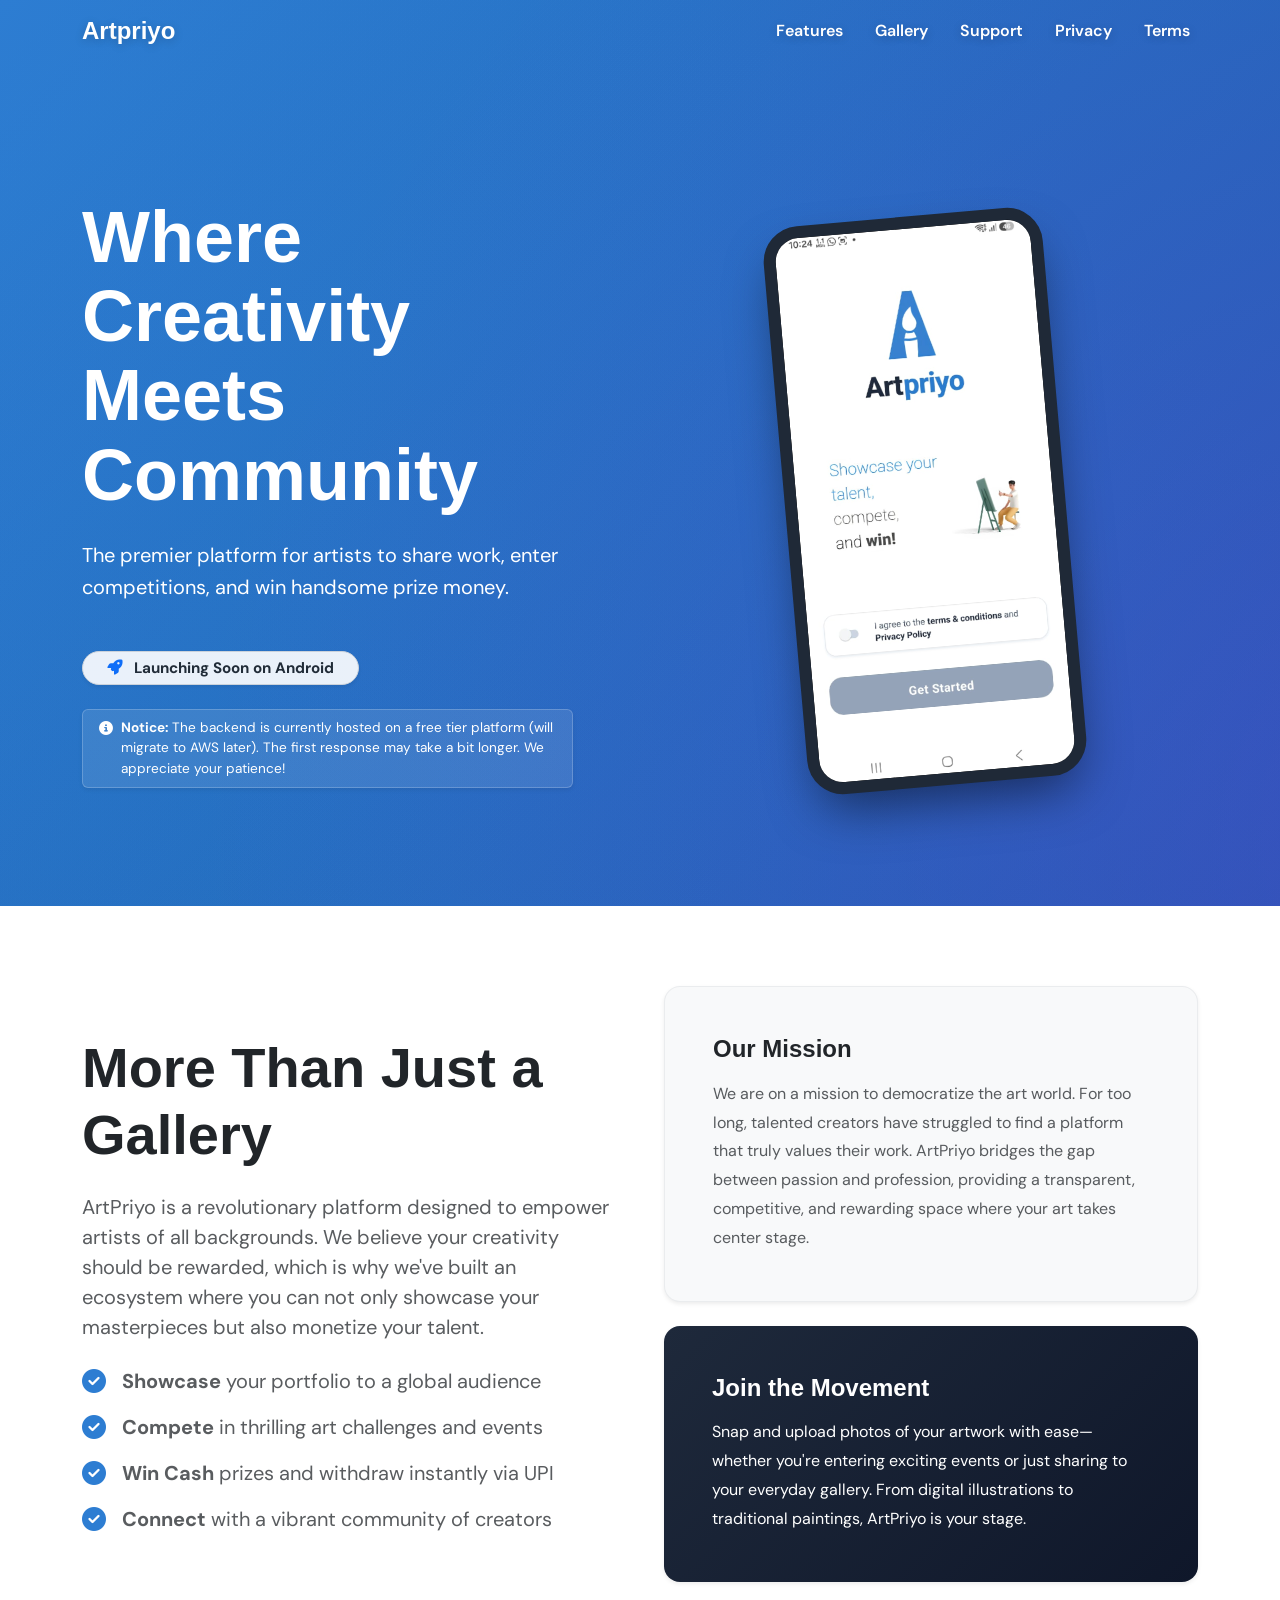
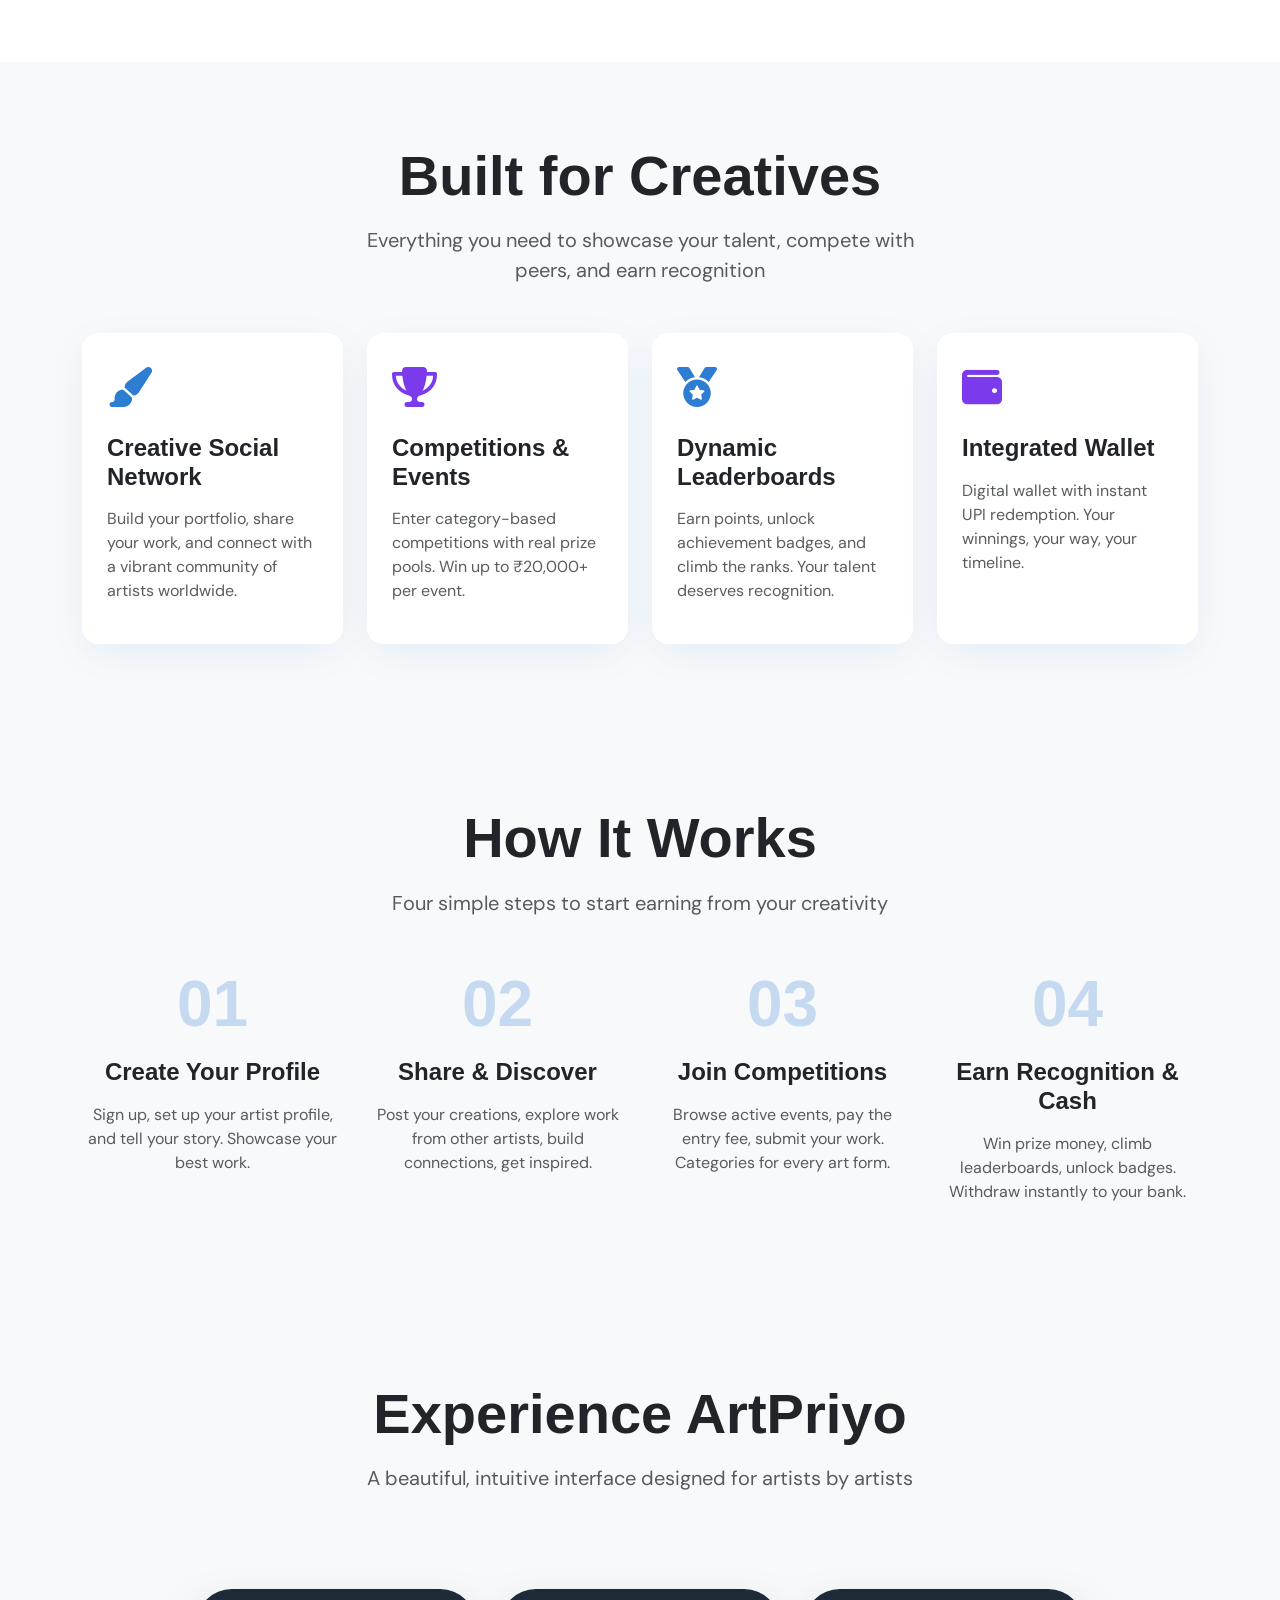
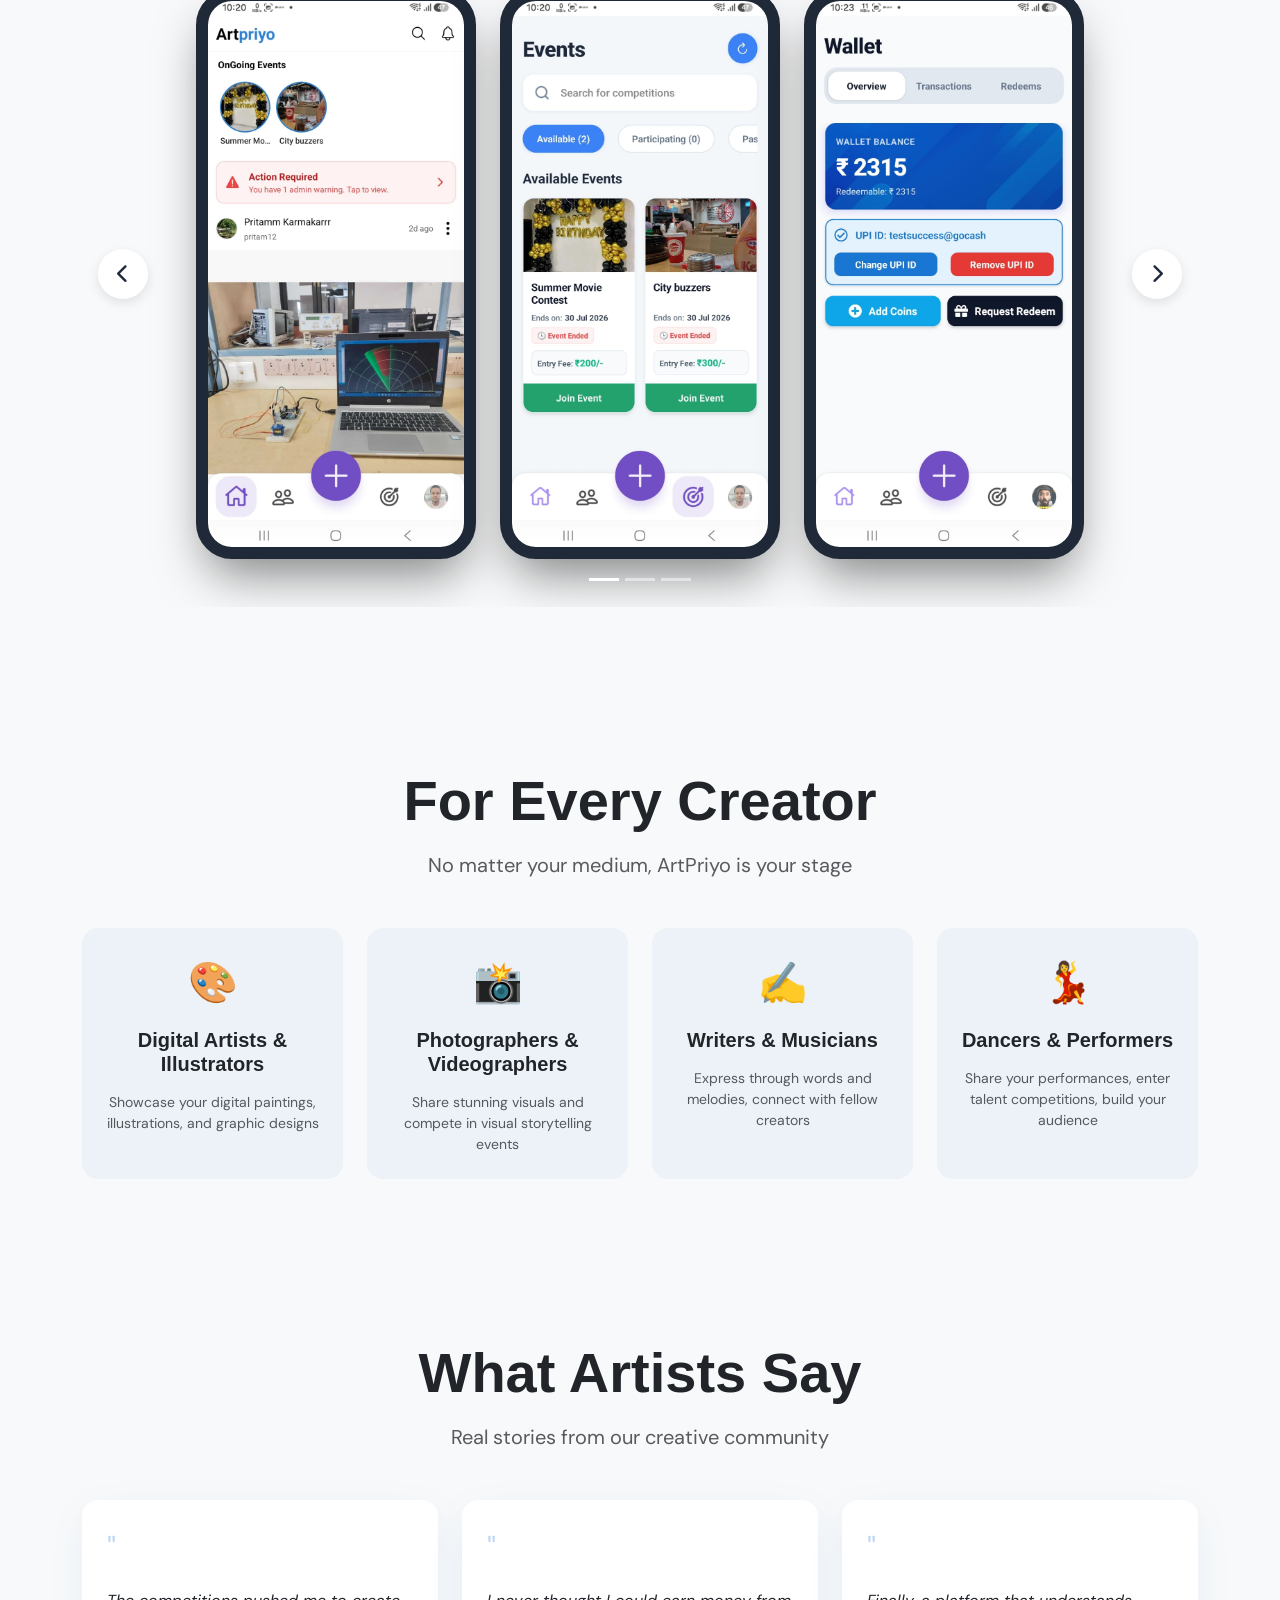
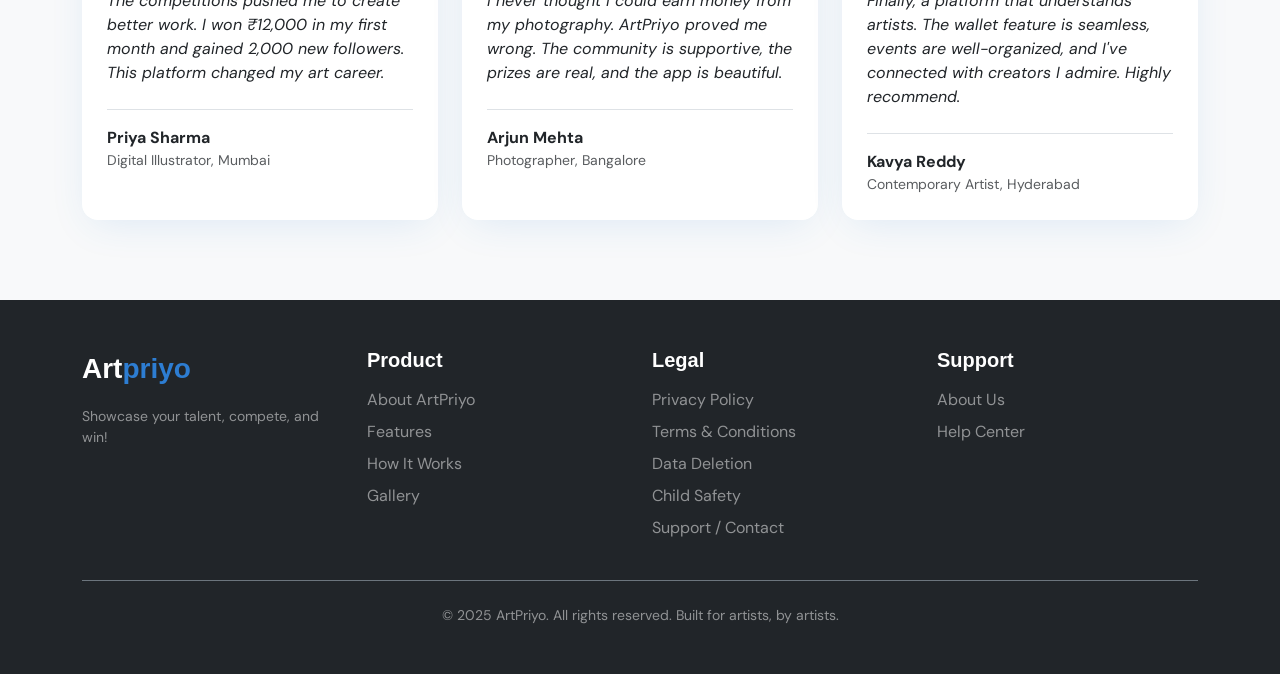
<file: index.html>
<!doctype html>
<html lang="en">
  <head>
    <meta charset="UTF-8" />
    <meta
      name="viewport"
      content="width=device-width, initial-scale=1.0, maximum-scale=1"
    />
    <title>ArtPriyo - Where Creativity Meets Community</title>
    <meta
      name="description"
      content="The premier platform for artists to share work, enter competitions, and win handsome prize money. Join thousands of creators on ArtPriyo."
    />
    <meta name="robots" content="index, follow" />
    <meta
      property="og:title"
      content="ArtPriyo - Where Creativity Meets Community"
    />
    <meta
      property="og:description"
      content="The premier platform for artists to share work, enter competitions, and win handsome prize money."
    />
    <meta property="og:type" content="website" />
    <meta name="twitter:card" content="summary_large_image" />
    <meta
      name="twitter:title"
      content="ArtPriyo - Where Creativity Meets Community"
    />
    <meta
      name="twitter:description"
      content="The premier platform for artists to share work, enter competitions, and win handsome prize money."
    />
    <link rel="icon" type="image/svg+xml" href="favicon.svg" />

    <!-- Fonts -->
    <link rel="preconnect" href="https://fonts.googleapis.com" />
    <link rel="preconnect" href="https://fonts.gstatic.com" crossorigin />
    <link
      href="https://fonts.googleapis.com/css2?family=Clash+Display:wght@400;500;600;700&family=DM+Sans:wght@400;500;600;700&display=swap"
      rel="stylesheet"
    />

    <!-- Bootstrap CSS -->
    <link
      href="https://cdn.jsdelivr.net/npm/bootstrap@5.3.3/dist/css/bootstrap.min.css"
      rel="stylesheet"
      integrity="sha384-QWTKZyjpPEjISv5WaRU9OFeRpok6YctnYmDr5pNlyT2bRjXh0JMhjY6hW+ALEwIH"
      crossorigin="anonymous"
    />

    <!-- FontAwesome -->
    <link
      rel="stylesheet"
      href="https://cdnjs.cloudflare.com/ajax/libs/font-awesome/6.5.1/css/all.min.css"
    />

    <!-- AOS Animation CSS -->
    <link href="https://unpkg.com/aos@2.3.1/dist/aos.css" rel="stylesheet" />

    <!-- Custom CSS -->
    <link rel="stylesheet" href="style.css" />
  </head>
  <body
    class="overflow-x-hidden bg-background text-foreground font-sans antialiased"
  >
    <!-- Navbar -->
    <nav
      id="mainNav"
      class="navbar navbar-expand-lg position-absolute w-100 transition-all duration-300 bg-transparent"
      style="z-index: 1000"
    >
      <div class="container">
        <a
          class="navbar-brand font-display fw-bold fs-4 logo-text"
          href="#home"
        >
          <span class="logo-part-1">Art</span
          ><span class="logo-part-2">priyo</span>
        </a>
        <button
          class="navbar-toggler custom-toggler shadow-none"
          type="button"
          data-bs-toggle="collapse"
          data-bs-target="#navbarNav"
          aria-controls="navbarNav"
          aria-expanded="false"
          aria-label="Toggle navigation"
        >
          <span class="toggler-icon top-bar"></span>
          <span class="toggler-icon middle-bar"></span>
          <span class="toggler-icon bottom-bar"></span>
        </button>
        <div class="collapse navbar-collapse" id="navbarNav">
          <ul class="navbar-nav ms-auto align-items-center gap-3">
            <li class="nav-item">
              <a class="nav-link fw-semibold" href="index.html#features"
                >Features</a
              >
            </li>
            <li class="nav-item">
              <a class="nav-link fw-semibold" href="index.html#gallery"
                >Gallery</a
              >
            </li>
            <li class="nav-item">
              <a class="nav-link fw-semibold" href="support.html">Support</a>
            </li>
            <li class="nav-item">
              <a class="nav-link fw-semibold" href="privacy.html">Privacy</a>
            </li>
            <li class="nav-item">
              <a class="nav-link fw-semibold" href="terms.html">Terms</a>
            </li>
          </ul>
        </div>
      </div>
    </nav>

    <!-- Hero Section -->
    <section
      id="home"
      class="gradient-mesh position-relative pt-6"
      style="min-height: 100vh"
    >
      <div class="container">
        <div class="row align-items-center" style="min-height: 90vh">
          <div
            class="col-lg-6 text-white mb-5 mb-lg-0"
            data-aos="fade-right"
            data-aos-duration="800"
          >
            <h1
              class="display-2 fw-bold mb-4 font-display"
              style="line-height: 1.1"
            >
              Where Creativity Meets Community
            </h1>
            <p class="fs-5 mb-5 opacity-90" style="line-height: 1.6">
              The premier platform for artists to share work, enter
              competitions, and win handsome prize money.
            </p>
            <div class="d-flex flex-wrap gap-3 mb-4">
              <span
                class="badge bg-white text-dark px-4 py-2 rounded-pill shadow-sm"
                style="font-size: 0.95rem; opacity: 0.9; border: 1px solid #ddd"
              >
                <i class="fa-solid fa-rocket text-primary me-2"></i> Launching
                Soon on Android
              </span>
            </div>
            <div class="alert alert-info py-2 px-3 shadow-sm d-flex align-items-start text-start" role="alert" style="font-size: 0.85rem; max-width: 90%; background-color: rgba(255,255,255,0.1); border-color: rgba(255,255,255,0.2); color: #fff;">
              <i class="fa-solid fa-circle-info mt-1 me-2"></i>
              <div>
                <strong>Notice:</strong> The backend is currently hosted on a free tier platform (will migrate to AWS later). The first response may take a bit longer. We appreciate your patience!
              </div>
            </div>
          </div>
          <div
            class="col-lg-6 text-center"
            data-aos="zoom-in"
            data-aos-duration="800"
            data-aos-delay="200"
          >
            <div class="phone-mockup mx-auto" style="transform: rotate(-5deg)">
              <img
                src="assets/WhatsApp_Image_2026-07-30_at_10.25.05_PM_1785430641058.jpeg"
                alt="ArtPriyo Onboarding"
              />
            </div>
          </div>
        </div>
      </div>
    </section>

    <!-- About ArtPriyo Section -->
    <section id="about" class="section-padding bg-white text-dark">
      <div class="container">
        <div class="row align-items-center g-5">
          <div class="col-lg-6" data-aos="fade-right">
            <h2 class="display-4 fw-bold mb-4 font-display text-dark">
              More Than Just a Gallery
            </h2>
            <p class="fs-5 text-muted mb-4">
              ArtPriyo is a revolutionary platform designed to empower artists
              of all backgrounds. We believe your creativity should be rewarded,
              which is why we've built an ecosystem where you can not only
              showcase your masterpieces but also monetize your talent.
            </p>
            <ul class="list-unstyled fs-5 text-muted mb-0">
              <li class="mb-3 d-flex align-items-center">
                <i
                  class="fa-solid fa-check-circle me-3 fs-4"
                  style="color: #2d7dd2"
                ></i>
                <span
                  ><strong>Showcase</strong> your portfolio to a global
                  audience</span
                >
              </li>
              <li class="mb-3 d-flex align-items-center">
                <i
                  class="fa-solid fa-check-circle me-3 fs-4"
                  style="color: #2d7dd2"
                ></i>
                <span
                  ><strong>Compete</strong> in thrilling art challenges and
                  events</span
                >
              </li>
              <li class="mb-3 d-flex align-items-center">
                <i
                  class="fa-solid fa-check-circle me-3 fs-4"
                  style="color: #2d7dd2"
                ></i>
                <span
                  ><strong>Win Cash</strong> prizes and withdraw instantly via
                  UPI</span
                >
              </li>
              <li class="d-flex align-items-center">
                <i
                  class="fa-solid fa-check-circle me-3 fs-4"
                  style="color: #2d7dd2"
                ></i>
                <span
                  ><strong>Connect</strong> with a vibrant community of
                  creators</span
                >
              </li>
            </ul>
          </div>
          <div class="col-lg-6" data-aos="fade-left">
            <div
              class="p-4 p-md-5 bg-light rounded-4 shadow-sm border border-secondary border-opacity-10"
            >
              <h3 class="h4 fw-bold mb-3 font-display">Our Mission</h3>
              <p class="text-muted mb-0" style="line-height: 1.8">
                We are on a mission to democratize the art world. For too long,
                talented creators have struggled to find a platform that truly
                values their work. ArtPriyo bridges the gap between passion and
                profession, providing a transparent, competitive, and rewarding
                space where your art takes center stage.
              </p>
            </div>
            <div
              class="p-4 p-md-5 text-white rounded-4 shadow-sm mt-4"
              style="background: linear-gradient(135deg, #1e293b, #0f172a)"
            >
              <h3 class="h4 fw-bold mb-3 font-display">Join the Movement</h3>
              <p class="mb-0 opacity-90" style="line-height: 1.8">
                Snap and upload photos of your artwork with ease—whether you're
                entering exciting events or just sharing to your everyday
                gallery. From digital illustrations to traditional paintings,
                ArtPriyo is your stage.
              </p>
            </div>
          </div>
        </div>
      </div>
    </section>
    <!-- Core Features -->
    <section id="features" class="section-padding bg-light text-dark">
      <div class="container">
        <div class="text-center mb-5" data-aos="fade-up">
          <h2 class="display-4 fw-bold mb-3 font-display">
            Built for Creatives
          </h2>
          <p class="fs-5 text-muted mx-auto" style="max-width: 600px">
            Everything you need to showcase your talent, compete with peers, and
            earn recognition
          </p>
        </div>
        <div class="row g-4">
          <div
            class="col-md-6 col-lg-3"
            data-aos="fade-up"
            data-aos-delay="100"
          >
            <div
              class="glass-card p-4 rounded-4 h-100 hover-lift text-dark bg-white"
            >
              <div class="mb-3" style="font-size: 2.5rem; color: #2d7dd2">
                <i class="fa-solid fa-paint-brush"></i>
              </div>
              <h3 class="h4 fw-bold mb-3 font-display">
                Creative Social Network
              </h3>
              <p class="text-muted">
                Build your portfolio, share your work, and connect with a
                vibrant community of artists worldwide.
              </p>
            </div>
          </div>
          <div
            class="col-md-6 col-lg-3"
            data-aos="fade-up"
            data-aos-delay="200"
          >
            <div
              class="glass-card p-4 rounded-4 h-100 hover-lift text-dark bg-white"
            >
              <div class="mb-3" style="font-size: 2.5rem; color: #7c3aed">
                <i class="fa-solid fa-trophy"></i>
              </div>
              <h3 class="h4 fw-bold mb-3 font-display">
                Competitions & Events
              </h3>
              <p class="text-muted">
                Enter category-based competitions with real prize pools. Win up
                to ₹20,000+ per event.
              </p>
            </div>
          </div>
          <div
            class="col-md-6 col-lg-3"
            data-aos="fade-up"
            data-aos-delay="300"
          >
            <div
              class="glass-card p-4 rounded-4 h-100 hover-lift text-dark bg-white"
            >
              <div class="mb-3" style="font-size: 2.5rem; color: #2d7dd2">
                <i class="fa-solid fa-medal"></i>
              </div>
              <h3 class="h4 fw-bold mb-3 font-display">Dynamic Leaderboards</h3>
              <p class="text-muted">
                Earn points, unlock achievement badges, and climb the ranks.
                Your talent deserves recognition.
              </p>
            </div>
          </div>
          <div
            class="col-md-6 col-lg-3"
            data-aos="fade-up"
            data-aos-delay="400"
          >
            <div
              class="glass-card p-4 rounded-4 h-100 hover-lift text-dark bg-white"
            >
              <div class="mb-3" style="font-size: 2.5rem; color: #7c3aed">
                <i class="fa-solid fa-wallet"></i>
              </div>
              <h3 class="h4 fw-bold mb-3 font-display">Integrated Wallet</h3>
              <p class="text-muted">
                Digital wallet with instant UPI redemption. Your winnings, your
                way, your timeline.
              </p>
            </div>
          </div>
        </div>
      </div>
    </section>

    <!-- How It Works -->
    <section id="how-it-works" class="section-padding text-dark">
      <div class="container">
        <div class="text-center mb-5" data-aos="fade-up">
          <h2 class="display-4 fw-bold mb-3 font-display">How It Works</h2>
          <p class="fs-5 text-muted mx-auto" style="max-width: 600px">
            Four simple steps to start earning from your creativity
          </p>
        </div>
        <div class="row g-4">
          <div
            class="col-md-6 col-lg-3"
            data-aos="fade-up"
            data-aos-delay="100"
          >
            <div class="text-center">
              <div
                class="display-3 fw-bold mb-3 opacity-25 font-display"
                style="color: #2d7dd2"
              >
                01
              </div>
              <h3 class="h4 fw-bold mb-3 font-display">Create Your Profile</h3>
              <p class="text-muted">
                Sign up, set up your artist profile, and tell your story.
                Showcase your best work.
              </p>
            </div>
          </div>
          <div
            class="col-md-6 col-lg-3"
            data-aos="fade-up"
            data-aos-delay="200"
          >
            <div class="text-center">
              <div
                class="display-3 fw-bold mb-3 opacity-25 font-display"
                style="color: #2d7dd2"
              >
                02
              </div>
              <h3 class="h4 fw-bold mb-3 font-display">Share & Discover</h3>
              <p class="text-muted">
                Post your creations, explore work from other artists, build
                connections, get inspired.
              </p>
            </div>
          </div>
          <div
            class="col-md-6 col-lg-3"
            data-aos="fade-up"
            data-aos-delay="300"
          >
            <div class="text-center">
              <div
                class="display-3 fw-bold mb-3 opacity-25 font-display"
                style="color: #2d7dd2"
              >
                03
              </div>
              <h3 class="h4 fw-bold mb-3 font-display">Join Competitions</h3>
              <p class="text-muted">
                Browse active events, pay the entry fee, submit your work.
                Categories for every art form.
              </p>
            </div>
          </div>
          <div
            class="col-md-6 col-lg-3"
            data-aos="fade-up"
            data-aos-delay="400"
          >
            <div class="text-center">
              <div
                class="display-3 fw-bold mb-3 opacity-25 font-display"
                style="color: #2d7dd2"
              >
                04
              </div>
              <h3 class="h4 fw-bold mb-3 font-display">
                Earn Recognition & Cash
              </h3>
              <p class="text-muted">
                Win prize money, climb leaderboards, unlock badges. Withdraw
                instantly to your bank.
              </p>
            </div>
          </div>
        </div>
      </div>
    </section>

    <!-- App Screenshots Gallery -->
    <section id="gallery" class="section-padding bg-light">
      <div class="container">
        <div class="text-center mb-5" data-aos="fade-up">
          <h2 class="display-4 fw-bold mb-3 font-display text-dark">
            Experience ArtPriyo
          </h2>
          <p class="fs-5 text-muted mx-auto" style="max-width: 600px">
            A beautiful, intuitive interface designed for artists by artists
          </p>
        </div>
        <div
          id="screenshotsCarousel"
          class="carousel slide"
          data-bs-ride="carousel"
        >
          <div class="carousel-indicators">
            <button
              type="button"
              data-bs-target="#screenshotsCarousel"
              data-bs-slide-to="0"
              class="active"
            ></button>
            <button
              type="button"
              data-bs-target="#screenshotsCarousel"
              data-bs-slide-to="1"
            ></button>
            <button
              type="button"
              data-bs-target="#screenshotsCarousel"
              data-bs-slide-to="2"
            ></button>
          </div>
          <div class="carousel-inner">
            <div class="carousel-item active">
              <div class="d-flex justify-content-center gap-4 flex-wrap py-5">
                <div class="phone-mockup">
                  <img
                    src="assets/WhatsApp_Image_2026-07-30_at_10.24.06_PM_1785430601354.jpeg"
                    alt="Home Feed"
                  />
                </div>
                <div class="phone-mockup d-none d-md-block">
                  <img
                    src="assets/WhatsApp_Image_2026-07-30_at_10.24.08_PM_1785430613395.jpeg"
                    alt="Events List"
                  />
                </div>
                <div class="phone-mockup d-none d-lg-block">
                  <img
                    src="assets/WhatsApp_Image_2026-07-30_at_10.24.09_PM_(2)_1785430620155.jpeg"
                    alt="Wallet"
                  />
                </div>
              </div>
            </div>
            <div class="carousel-item">
              <div class="d-flex justify-content-center gap-4 flex-wrap py-5">
                <div class="phone-mockup">
                  <img
                    src="assets/WhatsApp_Image_2026-07-30_at_10.24.07_PM_1785430609501.jpeg"
                    alt="Connect"
                  />
                </div>
                <div class="phone-mockup d-none d-md-block">
                  <img
                    src="assets/WhatsApp_Image_2026-07-30_at_10.24.07_PM_(1)_1785430605170.jpeg"
                    alt="New Post"
                  />
                </div>
                <div class="phone-mockup d-none d-lg-block">
                  <img
                    src="assets/WhatsApp_Image_2026-07-30_at_10.24.09_PM_1785430623515.jpeg"
                    alt="Profile"
                  />
                </div>
              </div>
            </div>
            <div class="carousel-item">
              <div class="d-flex justify-content-center gap-4 flex-wrap py-5">
                <div class="phone-mockup">
                  <img
                    src="assets/WhatsApp_Image_2026-07-30_at_10.24.09_PM_(1)_1785430617123.jpeg"
                    alt="Event Details"
                  />
                </div>
                <div class="phone-mockup d-none d-md-block">
                  <img
                    src="assets/WhatsApp_Image_2026-07-30_at_10.24.05_PM_1785430597856.jpeg"
                    alt="Login"
                  />
                </div>
                <div class="phone-mockup d-none d-lg-block">
                  <img
                    src="assets/WhatsApp_Image_2026-07-30_at_10.24.04_PM_1785430584693.jpeg"
                    alt="Splash"
                  />
                </div>
              </div>
            </div>
          </div>
          <button
            class="carousel-control-prev"
            type="button"
            data-bs-target="#screenshotsCarousel"
            data-bs-slide="prev"
            style="width: auto; left: 1rem; opacity: 1"
          >
            <div class="custom-carousel-arrow">
              <i class="fa-solid fa-chevron-left"></i>
            </div>
            <span class="visually-hidden">Previous</span>
          </button>
          <button
            class="carousel-control-next"
            type="button"
            data-bs-target="#screenshotsCarousel"
            data-bs-slide="next"
            style="width: auto; right: 1rem; opacity: 1"
          >
            <div class="custom-carousel-arrow">
              <i class="fa-solid fa-chevron-right"></i>
            </div>
            <span class="visually-hidden">Next</span>
          </button>
        </div>
      </div>
    </section>

    <!-- Target Audience -->
    <section class="section-padding text-dark">
      <div class="container">
        <div class="text-center mb-5" data-aos="fade-up">
          <h2 class="display-4 fw-bold mb-3 font-display">For Every Creator</h2>
          <p class="fs-5 text-muted mx-auto" style="max-width: 600px">
            No matter your medium, ArtPriyo is your stage
          </p>
        </div>
        <div class="row g-4">
          <div
            class="col-md-6 col-lg-3"
            data-aos="fade-up"
            data-aos-delay="100"
          >
            <div
              class="text-center p-4 rounded-4 h-100"
              style="background: rgba(45, 125, 210, 0.05)"
            >
              <div class="fs-1 mb-3">🎨</div>
              <h3 class="h5 fw-bold mb-3 font-display">
                Digital Artists & Illustrators
              </h3>
              <p class="text-muted small mb-0">
                Showcase your digital paintings, illustrations, and graphic
                designs
              </p>
            </div>
          </div>
          <div
            class="col-md-6 col-lg-3"
            data-aos="fade-up"
            data-aos-delay="200"
          >
            <div
              class="text-center p-4 rounded-4 h-100"
              style="background: rgba(45, 125, 210, 0.05)"
            >
              <div class="fs-1 mb-3">📸</div>
              <h3 class="h5 fw-bold mb-3 font-display">
                Photographers & Videographers
              </h3>
              <p class="text-muted small mb-0">
                Share stunning visuals and compete in visual storytelling events
              </p>
            </div>
          </div>
          <div
            class="col-md-6 col-lg-3"
            data-aos="fade-up"
            data-aos-delay="300"
          >
            <div
              class="text-center p-4 rounded-4 h-100"
              style="background: rgba(45, 125, 210, 0.05)"
            >
              <div class="fs-1 mb-3">✍️</div>
              <h3 class="h5 fw-bold mb-3 font-display">Writers & Musicians</h3>
              <p class="text-muted small mb-0">
                Express through words and melodies, connect with fellow creators
              </p>
            </div>
          </div>
          <div
            class="col-md-6 col-lg-3"
            data-aos="fade-up"
            data-aos-delay="400"
          >
            <div
              class="text-center p-4 rounded-4 h-100"
              style="background: rgba(45, 125, 210, 0.05)"
            >
              <div class="fs-1 mb-3">💃</div>
              <h3 class="h5 fw-bold mb-3 font-display">Dancers & Performers</h3>
              <p class="text-muted small mb-0">
                Share your performances, enter talent competitions, build your
                audience
              </p>
            </div>
          </div>
        </div>
      </div>
    </section>

    <!-- Testimonials -->
    <section class="section-padding bg-light text-dark">
      <div class="container">
        <div class="text-center mb-5" data-aos="fade-up">
          <h2 class="display-4 fw-bold mb-3 font-display">What Artists Say</h2>
          <p class="fs-5 text-muted mx-auto" style="max-width: 600px">
            Real stories from our creative community
          </p>
        </div>
        <div class="row g-4">
          <div class="col-lg-4" data-aos="fade-up" data-aos-delay="100">
            <div class="glass-card p-4 rounded-4 h-100 bg-white">
              <div
                class="mb-3"
                style="font-size: 2rem; color: #2d7dd2; opacity: 0.3"
              >
                "
              </div>
              <p class="mb-4 fst-italic">
                The competitions pushed me to create better work. I won ₹12,000
                in my first month and gained 2,000 new followers. This platform
                changed my art career.
              </p>
              <div class="border-top pt-3">
                <div class="fw-bold">Priya Sharma</div>
                <div class="text-muted small">Digital Illustrator, Mumbai</div>
              </div>
            </div>
          </div>
          <div class="col-lg-4" data-aos="fade-up" data-aos-delay="200">
            <div class="glass-card p-4 rounded-4 h-100 bg-white">
              <div
                class="mb-3"
                style="font-size: 2rem; color: #2d7dd2; opacity: 0.3"
              >
                "
              </div>
              <p class="mb-4 fst-italic">
                I never thought I could earn money from my photography. ArtPriyo
                proved me wrong. The community is supportive, the prizes are
                real, and the app is beautiful.
              </p>
              <div class="border-top pt-3">
                <div class="fw-bold">Arjun Mehta</div>
                <div class="text-muted small">Photographer, Bangalore</div>
              </div>
            </div>
          </div>
          <div class="col-lg-4" data-aos="fade-up" data-aos-delay="300">
            <div class="glass-card p-4 rounded-4 h-100 bg-white">
              <div
                class="mb-3"
                style="font-size: 2rem; color: #2d7dd2; opacity: 0.3"
              >
                "
              </div>
              <p class="mb-4 fst-italic">
                Finally, a platform that understands artists. The wallet feature
                is seamless, events are well-organized, and I've connected with
                creators I admire. Highly recommend.
              </p>
              <div class="border-top pt-3">
                <div class="fw-bold">Kavya Reddy</div>
                <div class="text-muted small">
                  Contemporary Artist, Hyderabad
                </div>
              </div>
            </div>
          </div>
        </div>
      </div>
    </section>

    <!-- Footer -->
    <footer class="bg-dark text-white py-5">
      <div class="container">
        <div class="row g-4 mb-4">
          <div class="col-lg-3">
            <div class="font-display fw-bold fs-3 mb-3">
              <span style="color: #fff">Art</span
              ><span style="color: #2d7dd2">priyo</span>
            </div>
            <p class="text-white-50 small">
              Showcase your talent, compete, and win!
            </p>
          </div>
          <div class="col-6 col-lg-3">
            <h5 class="fw-bold mb-3 font-display">Product</h5>
            <ul class="list-unstyled">
              <li class="mb-2">
                <a
                  href="index.html#about"
                  class="text-white-50 text-decoration-none"
                  >About ArtPriyo</a
                >
              </li>
              <li class="mb-2">
                <a
                  href="index.html#features"
                  class="text-white-50 text-decoration-none"
                  >Features</a
                >
              </li>
              <li class="mb-2">
                <a
                  href="index.html#how-it-works"
                  class="text-white-50 text-decoration-none"
                  >How It Works</a
                >
              </li>
              <li class="mb-2">
                <a
                  href="index.html#gallery"
                  class="text-white-50 text-decoration-none"
                  >Gallery</a
                >
              </li>
            </ul>
          </div>
          <div class="col-6 col-lg-3">
            <h5 class="fw-bold mb-3 font-display">Legal</h5>
            <ul class="list-unstyled">
              <li class="mb-2">
                <a
                  href="privacy.html"
                  class="text-white-50 text-decoration-none"
                  >Privacy Policy</a
                >
              </li>
              <li class="mb-2">
                <a href="terms.html" class="text-white-50 text-decoration-none"
                  >Terms & Conditions</a
                >
              </li>
              <li class="mb-2">
                <a
                  href="data-deletion.html"
                  class="text-white-50 text-decoration-none"
                  >Data Deletion</a
                >
              </li>
              <li class="mb-2">
                <a
                  href="child-safety.html"
                  class="text-white-50 text-decoration-none"
                  >Child Safety</a
                >
              </li>
              <li class="mb-2">
                <a
                  href="support.html"
                  class="text-white-50 text-decoration-none"
                  >Support / Contact</a
                >
              </li>
            </ul>
          </div>
          <div class="col-6 col-lg-3">
            <h5 class="fw-bold mb-3 font-display">Support</h5>
            <ul class="list-unstyled">
              <li class="mb-2">
                <a
                  href="support.html"
                  class="text-white-50 text-decoration-none"
                  >About Us</a
                >
              </li>
              <li class="mb-2">
                <a
                  href="support.html"
                  class="text-white-50 text-decoration-none"
                  >Help Center</a
                >
              </li>
            </ul>
          </div>
        </div>
        <div
          class="border-top border-secondary pt-4 text-center text-white-50 small"
        >
          © 2025 ArtPriyo. All rights reserved. Built for artists, by artists.
        </div>
      </div>
    </footer>

    <!-- Bootstrap JS Bundle -->
    <script
      src="https://cdn.jsdelivr.net/npm/bootstrap@5.3.3/dist/js/bootstrap.bundle.min.js"
      integrity="sha384-YvpcrYf0tY3lHB60NNkmXc5s9fDVZLESaAA55NDzOxhy9GkcIdslK1eN7N6jIeHz"
      crossorigin="anonymous"
    ></script>

    <!-- AOS Animation JS -->
    <script src="https://unpkg.com/aos@2.3.1/dist/aos.js"></script>

    <!-- Scroll to Top Button -->
    <button id="scrollTopBtn" title="Go to top">
      <i class="fa-solid fa-arrow-up"></i>
    </button>

    <!-- Custom JS -->
    <script src="script.js"></script>
  </body>
</html>
</file>
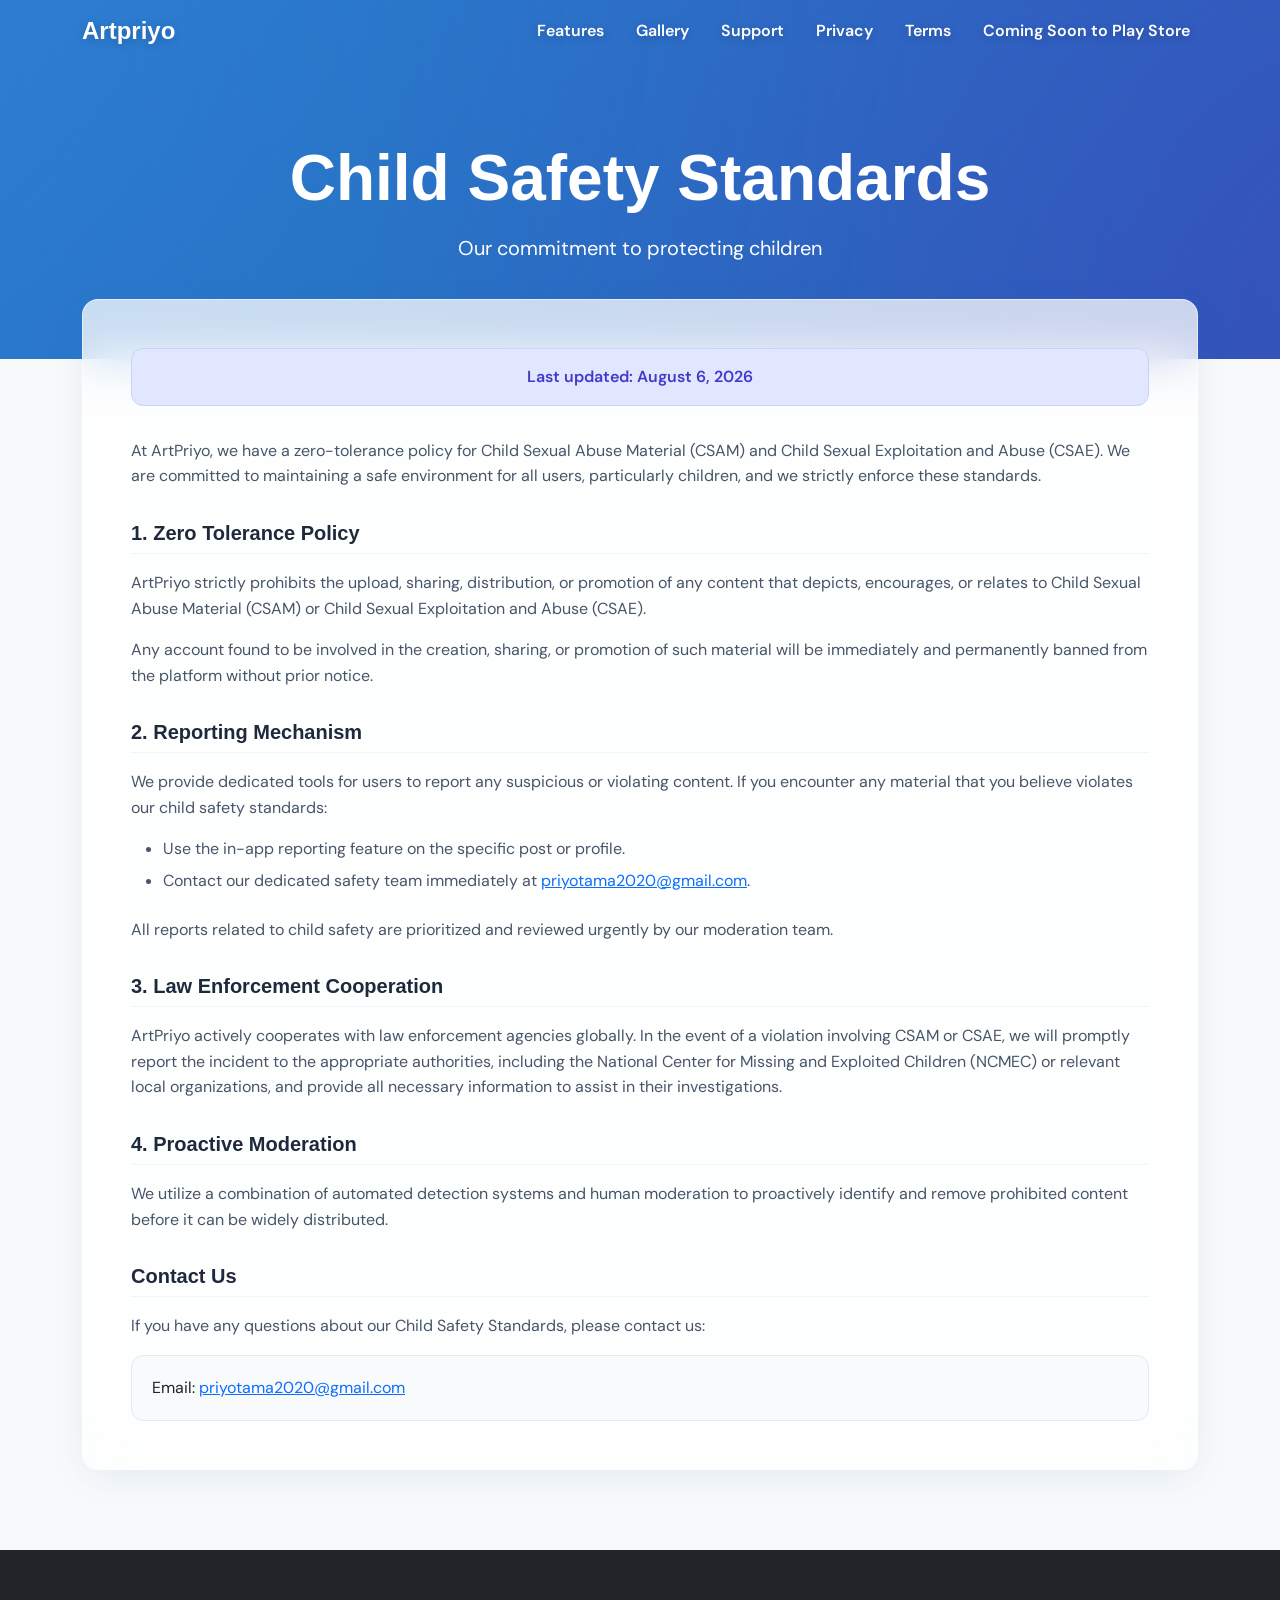
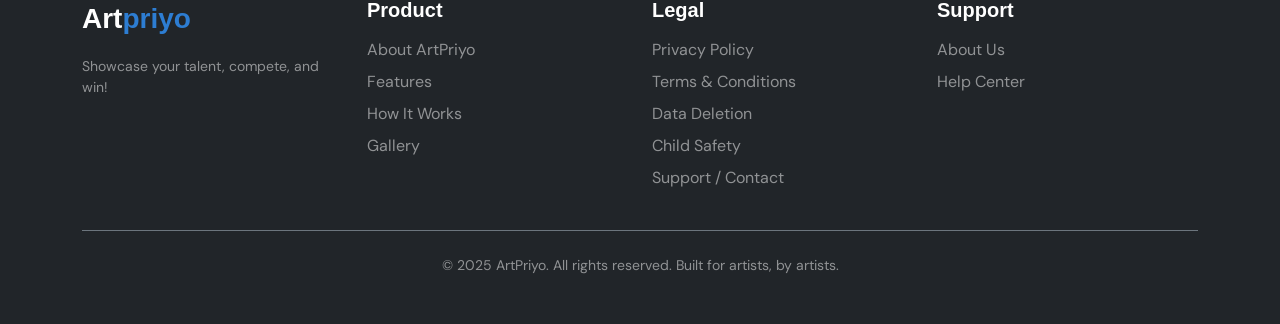
<file: child-safety.html>
<!DOCTYPE html>
<html lang="en">
<head>
  <meta charset="UTF-8" />
  <meta name="viewport" content="width=device-width, initial-scale=1.0" />
  <title>Child Safety Standards - ArtPriyo</title>
  <link href="https://fonts.googleapis.com/css2?family=Clash+Display:wght@400;500;600;700&family=DM+Sans:wght@400;500;600;700&display=swap" rel="stylesheet">
  <link href="https://cdn.jsdelivr.net/npm/bootstrap@5.3.3/dist/css/bootstrap.min.css" rel="stylesheet">
  <link rel="stylesheet" href="https://cdnjs.cloudflare.com/ajax/libs/font-awesome/6.5.1/css/all.min.css">
  <link href="https://unpkg.com/aos@2.3.1/dist/aos.css" rel="stylesheet">
  <link rel="stylesheet" href="style.css" />
  <style>
    .policy-content p { margin-bottom: 1rem; color: #475569; line-height: 1.6; }
    .policy-content ul { color: #475569; margin-bottom: 1.5rem; }
    .policy-content li { margin-bottom: 0.5rem; }
    .policy-content h3 { font-size: 1.25rem; font-weight: 700; color: #1E293B; margin-top: 2rem; margin-bottom: 1rem; padding-bottom: 0.5rem; border-bottom: 1px solid #F1F5F9; }
    .update-banner { background-color: #E0E7FF; padding: 1rem; border-radius: 12px; border: 1px solid #C7D2FE; color: #4338CA; font-weight: 600; text-align: center; margin-bottom: 2rem; }
    .contact-box { background-color: #F8FAFC; padding: 1.25rem; border-radius: 12px; border: 1px solid #E2E8F0; margin-top: 1rem; }
    .header-spacing { padding-top: 140px; padding-bottom: 80px; }
    .floating-card { margin-top: -60px; position: relative; z-index: 10; margin-bottom: 80px; }
  </style>
</head>
<body class="overflow-x-hidden bg-background text-foreground font-sans antialiased d-flex flex-column min-vh-100">
  
  <nav id="mainNav" class="navbar navbar-expand-lg position-absolute w-100 transition-all duration-300 bg-transparent" style="z-index: 1000">
    <div class="container">
      <a class="navbar-brand font-display fw-bold fs-4 logo-text" href="index.html">
        <span class="logo-part-1">Art</span><span class="logo-part-2">priyo</span>
      </a>
        <button
          class="navbar-toggler custom-toggler shadow-none"
          type="button"
          data-bs-toggle="collapse"
          data-bs-target="#navbarNav"
          aria-controls="navbarNav"
          aria-expanded="false"
          aria-label="Toggle navigation"
        >
          <span class="toggler-icon top-bar"></span>
          <span class="toggler-icon middle-bar"></span>
          <span class="toggler-icon bottom-bar"></span>
        </button>
      <div class="collapse navbar-collapse" id="navbarNav">
        <ul class="navbar-nav ms-auto align-items-center gap-3">
          <li class="nav-item">
            <a class="nav-link fw-semibold" href="index.html#features">Features</a>
          </li>
          <li class="nav-item">
            <a class="nav-link fw-semibold" href="index.html#gallery">Gallery</a>
          </li>
          <li class="nav-item">
            <a class="nav-link fw-semibold" href="support.html">Support</a>
          </li>
          <li class="nav-item">
            <a class="nav-link fw-semibold" href="privacy.html">Privacy</a>
          </li>
          <li class="nav-item">
            <a class="nav-link fw-semibold" href="terms.html">Terms</a>
          </li>
          <li class="nav-item">
            <span class="nav-link fw-semibold text-muted" style="cursor: default;">
              Coming Soon to Play Store
            </span>
          </li>
        </ul>
      </div>
    </div>
  </nav>

  <header class="gradient-mesh text-white text-center header-spacing">
    <div class="container" data-aos="fade-up">
      <h1 class="display-3 fw-bold font-display mb-3">Child Safety Standards</h1>
      <p class="fs-5 opacity-90">Our commitment to protecting children</p>
    </div>
  </header>

  <main class="container flex-grow-1">
    <div class="glass-card p-4 p-md-5 rounded-4 policy-content floating-card" data-aos="fade-up" data-aos-delay="100">
      <div class="update-banner">
        Last updated: August 6, 2026
      </div>

      <p>At ArtPriyo, we have a zero-tolerance policy for Child Sexual Abuse Material (CSAM) and Child Sexual Exploitation and Abuse (CSAE). We are committed to maintaining a safe environment for all users, particularly children, and we strictly enforce these standards.</p>

      <h3 class="font-display">1. Zero Tolerance Policy</h3>
      <p>ArtPriyo strictly prohibits the upload, sharing, distribution, or promotion of any content that depicts, encourages, or relates to Child Sexual Abuse Material (CSAM) or Child Sexual Exploitation and Abuse (CSAE).</p>
      <p>Any account found to be involved in the creation, sharing, or promotion of such material will be immediately and permanently banned from the platform without prior notice.</p>

      <h3 class="font-display">2. Reporting Mechanism</h3>
      <p>We provide dedicated tools for users to report any suspicious or violating content. If you encounter any material that you believe violates our child safety standards:</p>
      <ul>
        <li>Use the in-app reporting feature on the specific post or profile.</li>
        <li>Contact our dedicated safety team immediately at <a href="mailto:priyotama2020@gmail.com">priyotama2020@gmail.com</a>.</li>
      </ul>
      <p>All reports related to child safety are prioritized and reviewed urgently by our moderation team.</p>

      <h3 class="font-display">3. Law Enforcement Cooperation</h3>
      <p>ArtPriyo actively cooperates with law enforcement agencies globally. In the event of a violation involving CSAM or CSAE, we will promptly report the incident to the appropriate authorities, including the National Center for Missing and Exploited Children (NCMEC) or relevant local organizations, and provide all necessary information to assist in their investigations.</p>

      <h3 class="font-display">4. Proactive Moderation</h3>
      <p>We utilize a combination of automated detection systems and human moderation to proactively identify and remove prohibited content before it can be widely distributed.</p>

      <h3 class="font-display">Contact Us</h3>
      <p>If you have any questions about our Child Safety Standards, please contact us:</p>
      <div class="contact-box">
        Email: <a href="mailto:priyotama2020@gmail.com">priyotama2020@gmail.com</a>
      </div>
    </div>
  </main>

  <footer class="bg-dark text-white py-5 mt-auto">
    <div class="container">
      <div class="row g-4 mb-4">
        <div class="col-lg-3">
          <div class="font-display fw-bold fs-3 mb-3">
            <span style="color: #fff">Art</span><span style="color: #2D7DD2">priyo</span>
          </div>
          <p class="text-white-50 small">
            Showcase your talent, compete, and win!
          </p>
        </div>
        <div class="col-6 col-lg-3">
          <h5 class="fw-bold mb-3 font-display">Product</h5>
          <ul class="list-unstyled">
            <li class="mb-2">
              <a href="index.html#about" class="text-white-50 text-decoration-none">About ArtPriyo</a>
            </li>
            <li class="mb-2">
              <a href="index.html#features" class="text-white-50 text-decoration-none">Features</a>
            </li>
            <li class="mb-2">
              <a href="index.html#how-it-works" class="text-white-50 text-decoration-none">How It Works</a>
            </li>
            <li class="mb-2">
              <a href="index.html#gallery" class="text-white-50 text-decoration-none">Gallery</a>
            </li>
          </ul>
        </div>
        <div class="col-6 col-lg-3">
          <h5 class="fw-bold mb-3 font-display">Legal</h5>
          <ul class="list-unstyled">
            <li class="mb-2"><a href="privacy.html" class="text-white-50 text-decoration-none">Privacy Policy</a></li>
            <li class="mb-2"><a href="terms.html" class="text-white-50 text-decoration-none">Terms & Conditions</a></li>
            <li class="mb-2"><a href="data-deletion.html" class="text-white-50 text-decoration-none">Data Deletion</a></li>
            <li class="mb-2"><a href="child-safety.html" class="text-white-50 text-decoration-none">Child Safety</a></li>
            <li class="mb-2"><a href="support.html" class="text-white-50 text-decoration-none">Support / Contact</a></li>
          </ul>
        </div>
        <div class="col-6 col-lg-3">
          <h5 class="fw-bold mb-3 font-display">Support</h5>
          <ul class="list-unstyled">
            <li class="mb-2">
              <a href="support.html" class="text-white-50 text-decoration-none">About Us</a>
            </li>
            <li class="mb-2">
              <a href="support.html" class="text-white-50 text-decoration-none">Help Center</a>
            </li>
          </ul>
        </div>
      </div>
      <div class="border-top border-secondary pt-4 text-center text-white-50 small">
        © 2025 ArtPriyo. All rights reserved. Built for artists, by artists.
      </div>
    </div>
  </footer>

  <script src="https://cdn.jsdelivr.net/npm/bootstrap@5.3.3/dist/js/bootstrap.bundle.min.js"></script>
  <script src="https://unpkg.com/aos@2.3.1/dist/aos.js"></script>
  
  <!-- Scroll to Top Button -->
  <button id="scrollTopBtn" title="Go to top">
    <i class="fa-solid fa-arrow-up"></i>
  </button>

  <script src="script.js"></script>
</body>
</html>
</file>
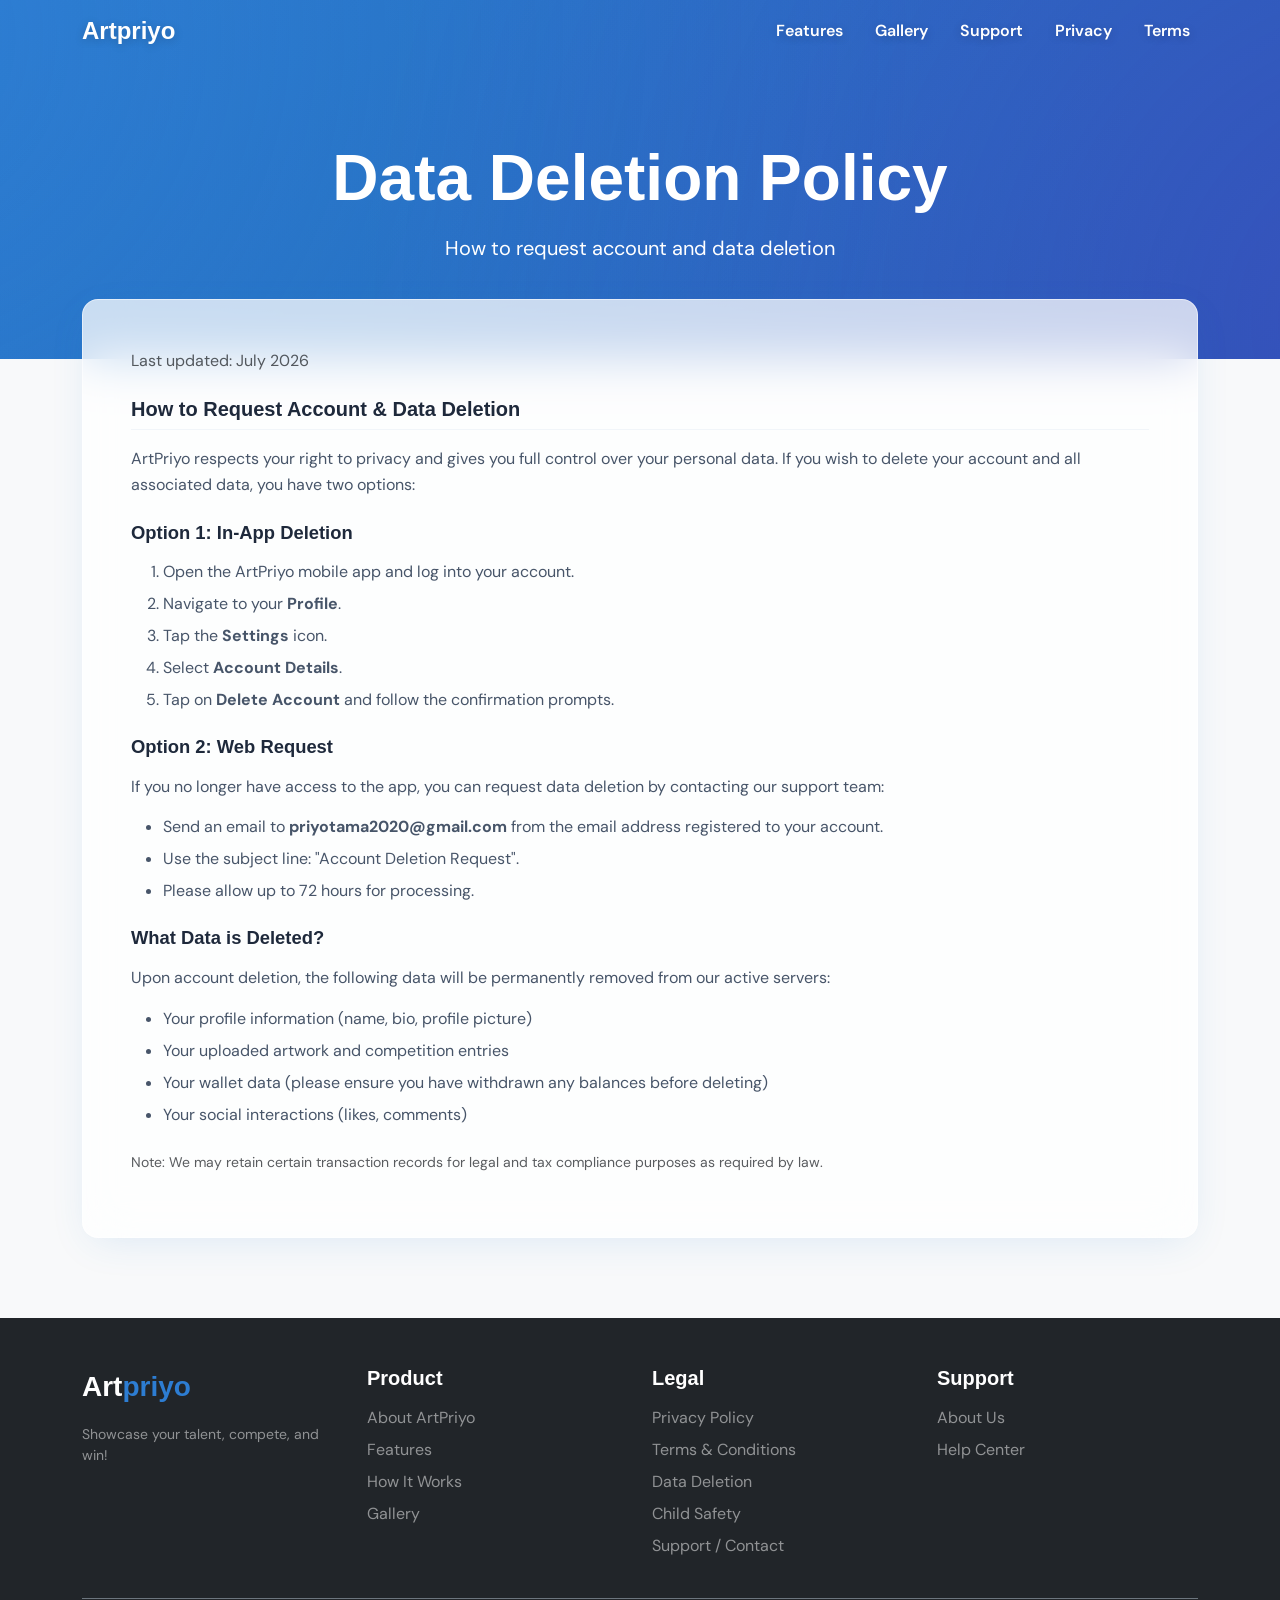
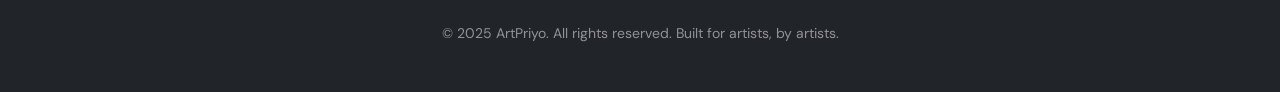
<file: data-deletion.html>
<!doctype html>
<html lang="en">
  <head>
    <meta charset="UTF-8" />
    <meta name="viewport" content="width=device-width, initial-scale=1.0" />
    <title>Data Deletion Policy - ArtPriyo</title>
    <link
      href="https://fonts.googleapis.com/css2?family=Clash+Display:wght@400;500;600;700&family=DM+Sans:wght@400;500;600;700&display=swap"
      rel="stylesheet"
    />
    <link
      href="https://cdn.jsdelivr.net/npm/bootstrap@5.3.3/dist/css/bootstrap.min.css"
      rel="stylesheet"
    />
    <link
      rel="stylesheet"
      href="https://cdnjs.cloudflare.com/ajax/libs/font-awesome/6.5.1/css/all.min.css"
    />
    <link href="https://unpkg.com/aos@2.3.1/dist/aos.css" rel="stylesheet" />
    <link rel="stylesheet" href="style.css" />
    <style>
      .policy-content p {
        margin-bottom: 1rem;
        color: #475569;
        line-height: 1.6;
      }
      .policy-content ul,
      .policy-content ol {
        color: #475569;
        margin-bottom: 1.5rem;
      }
      .policy-content li {
        margin-bottom: 0.5rem;
      }
      .policy-content h3 {
        font-size: 1.25rem;
        font-weight: 700;
        color: #1e293b;
        margin-top: 2rem;
        margin-bottom: 1rem;
        padding-bottom: 0.5rem;
        border-bottom: 1px solid #f1f5f9;
      }
      .policy-content h4 {
        font-size: 1.15rem;
        font-weight: 600;
        color: #1e293b;
        margin-top: 1.5rem;
        margin-bottom: 1rem;
      }
      .header-spacing {
        padding-top: 140px;
        padding-bottom: 80px;
      }
      .floating-card {
        margin-top: -60px;
        position: relative;
        z-index: 10;
        margin-bottom: 80px;
      }
    </style>
  </head>
  <body
    class="overflow-x-hidden bg-background text-foreground font-sans antialiased d-flex flex-column min-vh-100"
  >
    <nav
      id="mainNav"
      class="navbar navbar-expand-lg position-absolute w-100 transition-all duration-300 bg-transparent"
      style="z-index: 1000"
    >
      <div class="container">
        <a
          class="navbar-brand font-display fw-bold fs-4 logo-text"
          href="index.html"
        >
          <span class="logo-part-1">Art</span
          ><span class="logo-part-2">priyo</span>
        </a>
        <button
          class="navbar-toggler custom-toggler shadow-none"
          type="button"
          data-bs-toggle="collapse"
          data-bs-target="#navbarNav"
          aria-controls="navbarNav"
          aria-expanded="false"
          aria-label="Toggle navigation"
        >
          <span class="toggler-icon top-bar"></span>
          <span class="toggler-icon middle-bar"></span>
          <span class="toggler-icon bottom-bar"></span>
        </button>
        <div class="collapse navbar-collapse" id="navbarNav">
          <ul class="navbar-nav ms-auto align-items-center gap-3">
            <li class="nav-item">
              <a class="nav-link fw-semibold" href="index.html#features"
                >Features</a
              >
            </li>
            <li class="nav-item">
              <a class="nav-link fw-semibold" href="index.html#gallery"
                >Gallery</a
              >
            </li>
            <li class="nav-item">
              <a class="nav-link fw-semibold" href="support.html">Support</a>
            </li>
            <li class="nav-item">
              <a class="nav-link fw-semibold" href="privacy.html">Privacy</a>
            </li>
            <li class="nav-item">
              <a class="nav-link fw-semibold" href="terms.html">Terms</a>
            </li>
          </ul>
        </div>
      </div>
    </nav>

    <header class="gradient-mesh text-white text-center header-spacing">
      <div class="container" data-aos="fade-up">
        <h1 class="display-3 fw-bold font-display mb-3">
          Data Deletion Policy
        </h1>
        <p class="fs-5 opacity-90">How to request account and data deletion</p>
      </div>
    </header>

    <main class="container flex-grow-1">
      <div
        class="glass-card p-4 p-md-5 rounded-4 policy-content floating-card"
        data-aos="fade-up"
        data-aos-delay="100"
      >
        <p class="text-muted mb-4">Last updated: July 2026</p>

        <h3 class="font-display mt-0">
          How to Request Account & Data Deletion
        </h3>
        <p>
          ArtPriyo respects your right to privacy and gives you full control
          over your personal data. If you wish to delete your account and all
          associated data, you have two options:
        </p>

        <h4 class="font-display">Option 1: In-App Deletion</h4>
        <ol>
          <li>Open the ArtPriyo mobile app and log into your account.</li>
          <li>Navigate to your <strong>Profile</strong>.</li>
          <li>Tap the <strong>Settings</strong> icon.</li>
          <li>Select <strong>Account Details</strong>.</li>
          <li>
            Tap on <strong>Delete Account</strong> and follow the confirmation
            prompts.
          </li>
        </ol>

        <h4 class="font-display">Option 2: Web Request</h4>
        <p>
          If you no longer have access to the app, you can request data deletion
          by contacting our support team:
        </p>
        <ul>
          <li>
            Send an email to <strong>priyotama2020@gmail.com</strong> from the
            email address registered to your account.
          </li>
          <li>Use the subject line: "Account Deletion Request".</li>
          <li>Please allow up to 72 hours for processing.</li>
        </ul>

        <h4 class="font-display">What Data is Deleted?</h4>
        <p>
          Upon account deletion, the following data will be permanently removed
          from our active servers:
        </p>
        <ul>
          <li>Your profile information (name, bio, profile picture)</li>
          <li>Your uploaded artwork and competition entries</li>
          <li>
            Your wallet data (please ensure you have withdrawn any balances
            before deleting)
          </li>
          <li>Your social interactions (likes, comments)</li>
        </ul>
        <p class="text-muted small mt-3">
          Note: We may retain certain transaction records for legal and tax
          compliance purposes as required by law.
        </p>
      </div>
    </main>

    <footer class="bg-dark text-white py-5 mt-auto">
      <div class="container">
        <div class="row g-4 mb-4">
          <div class="col-lg-3">
            <div class="font-display fw-bold fs-3 mb-3">
              <span style="color: #fff">Art</span
              ><span style="color: #2d7dd2">priyo</span>
            </div>
            <p class="text-white-50 small">
              Showcase your talent, compete, and win!
            </p>
          </div>
          <div class="col-6 col-lg-3">
            <h5 class="fw-bold mb-3 font-display">Product</h5>
            <ul class="list-unstyled">
              <li class="mb-2">
                <a
                  href="index.html#about"
                  class="text-white-50 text-decoration-none"
                  >About ArtPriyo</a
                >
              </li>
              <li class="mb-2">
                <a
                  href="index.html#features"
                  class="text-white-50 text-decoration-none"
                  >Features</a
                >
              </li>
              <li class="mb-2">
                <a
                  href="index.html#how-it-works"
                  class="text-white-50 text-decoration-none"
                  >How It Works</a
                >
              </li>
              <li class="mb-2">
                <a
                  href="index.html#gallery"
                  class="text-white-50 text-decoration-none"
                  >Gallery</a
                >
              </li>
            </ul>
          </div>
          <div class="col-6 col-lg-3">
            <h5 class="fw-bold mb-3 font-display">Legal</h5>
            <ul class="list-unstyled">
              <li class="mb-2">
                <a
                  href="privacy.html"
                  class="text-white-50 text-decoration-none"
                  >Privacy Policy</a
                >
              </li>
              <li class="mb-2">
                <a href="terms.html" class="text-white-50 text-decoration-none"
                  >Terms & Conditions</a
                >
              </li>
              <li class="mb-2">
                <a
                  href="data-deletion.html"
                  class="text-white-50 text-decoration-none"
                  >Data Deletion</a
                >
              </li>
              <li class="mb-2">
                <a
                  href="child-safety.html"
                  class="text-white-50 text-decoration-none"
                  >Child Safety</a
                >
              </li>
              <li class="mb-2">
                <a
                  href="support.html"
                  class="text-white-50 text-decoration-none"
                  >Support / Contact</a
                >
              </li>
            </ul>
          </div>
          <div class="col-6 col-lg-3">
            <h5 class="fw-bold mb-3 font-display">Support</h5>
            <ul class="list-unstyled">
              <li class="mb-2">
                <a
                  href="support.html"
                  class="text-white-50 text-decoration-none"
                  >About Us</a
                >
              </li>
              <li class="mb-2">
                <a
                  href="support.html"
                  class="text-white-50 text-decoration-none"
                  >Help Center</a
                >
              </li>
            </ul>
          </div>
        </div>
        <div
          class="border-top border-secondary pt-4 text-center text-white-50 small"
        >
          © 2025 ArtPriyo. All rights reserved. Built for artists, by artists.
        </div>
      </div>
    </footer>

    <script src="https://cdn.jsdelivr.net/npm/bootstrap@5.3.3/dist/js/bootstrap.bundle.min.js"></script>
    <script src="https://unpkg.com/aos@2.3.1/dist/aos.js"></script>

    <!-- Scroll to Top Button -->
    <button id="scrollTopBtn" title="Go to top">
      <i class="fa-solid fa-arrow-up"></i>
    </button>

    <script src="script.js"></script>
  </body>
</html>
</file>
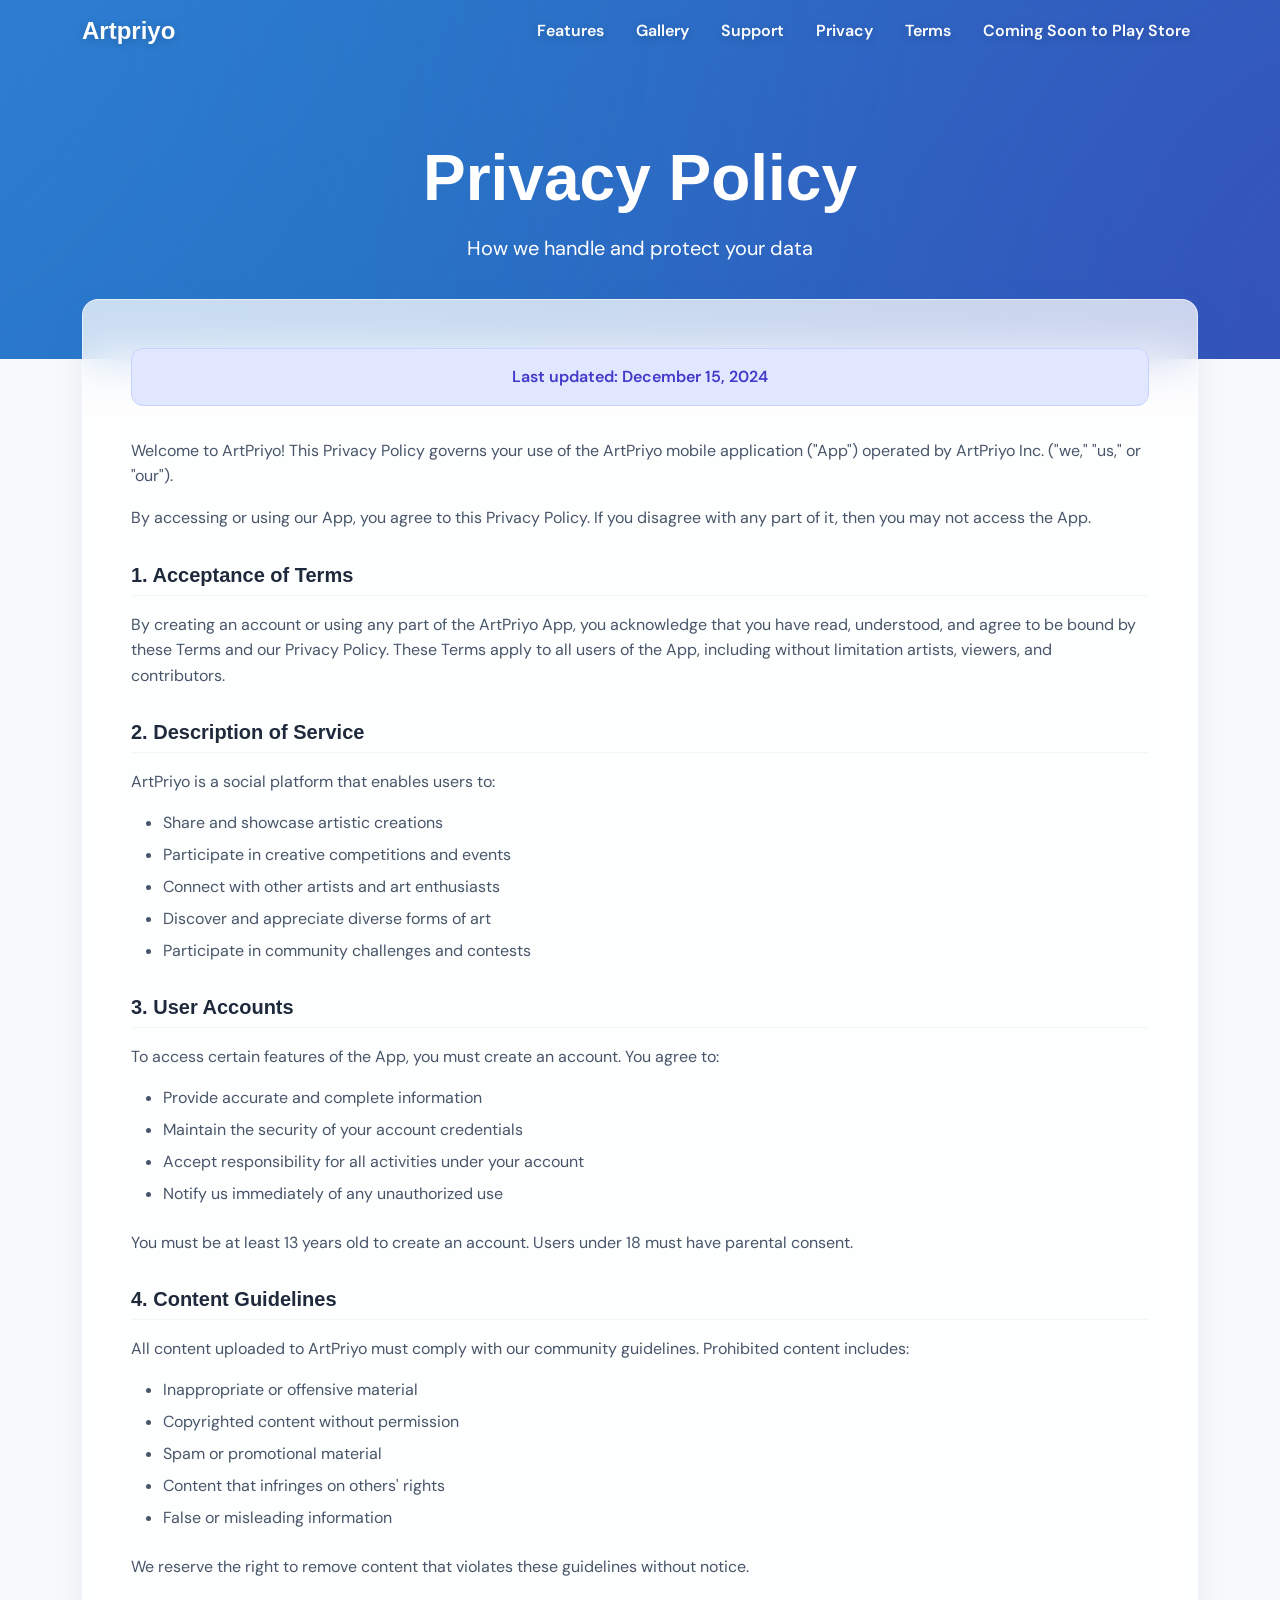
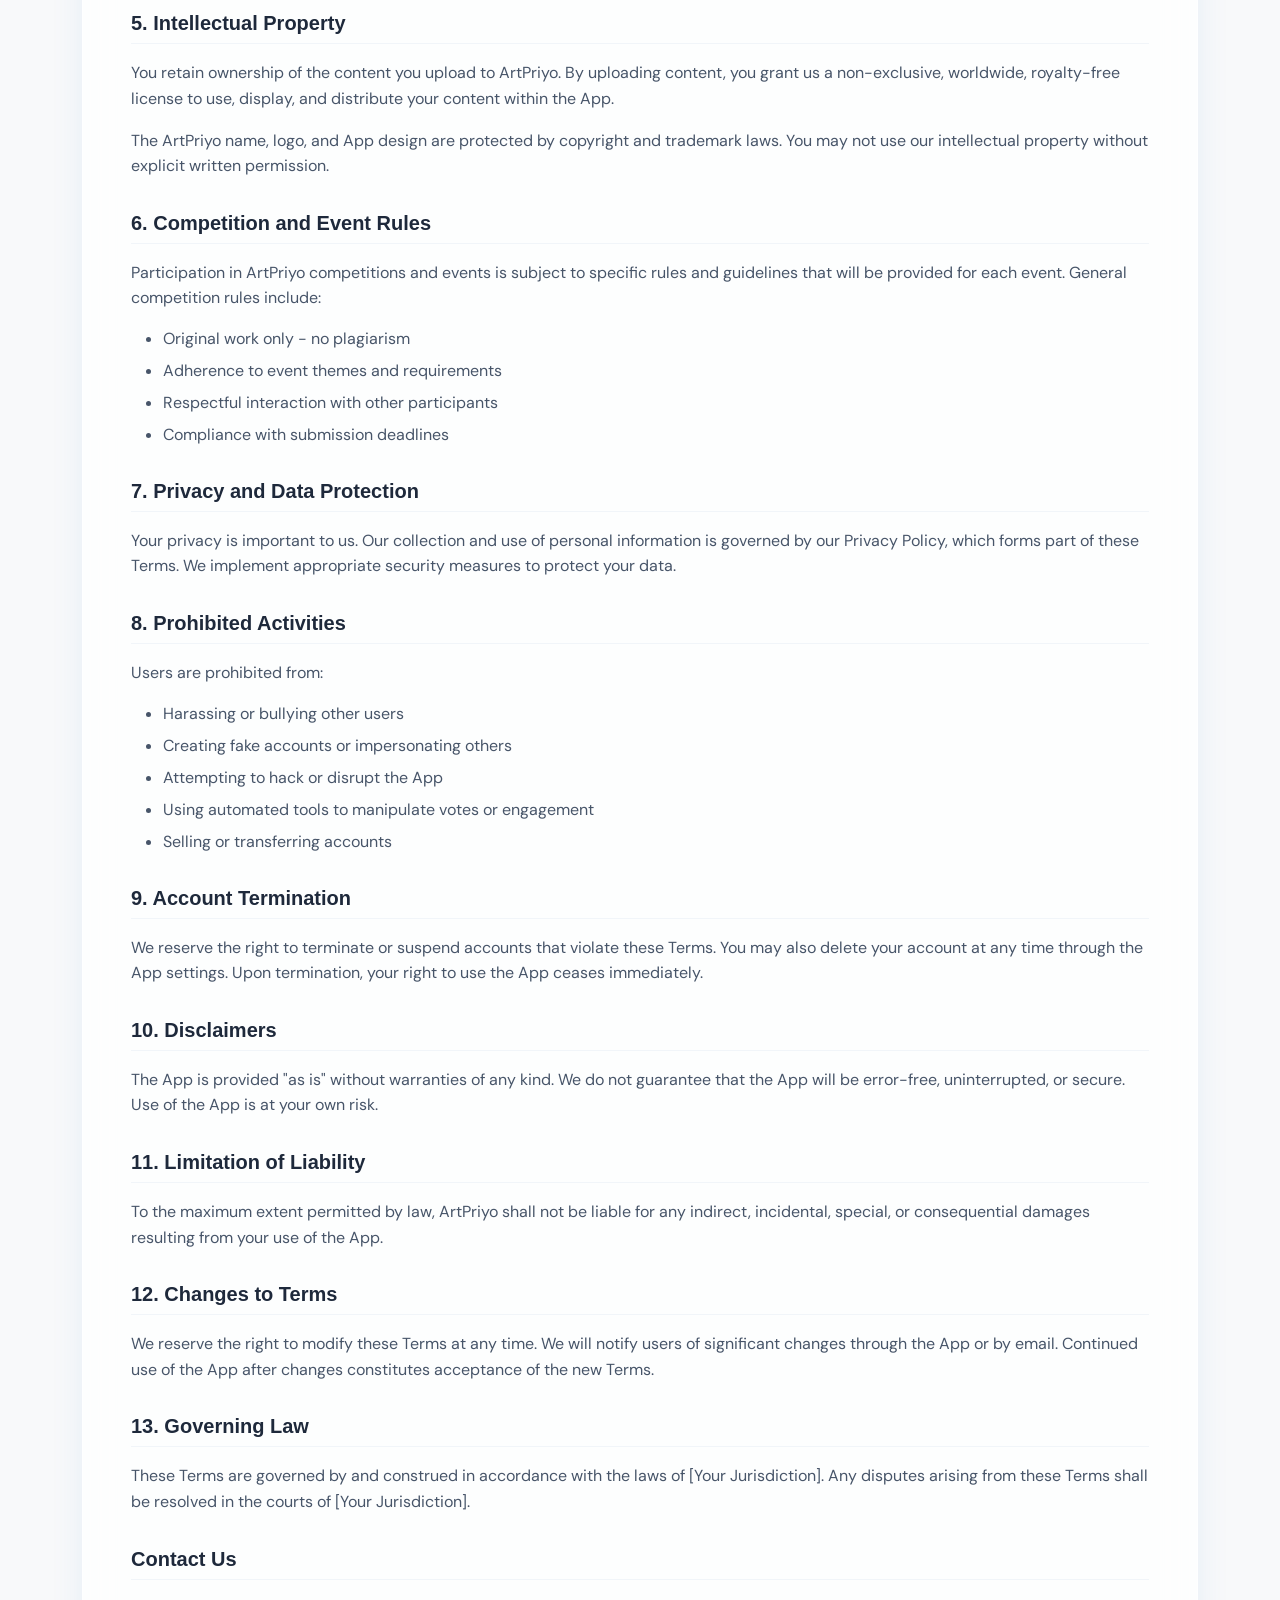
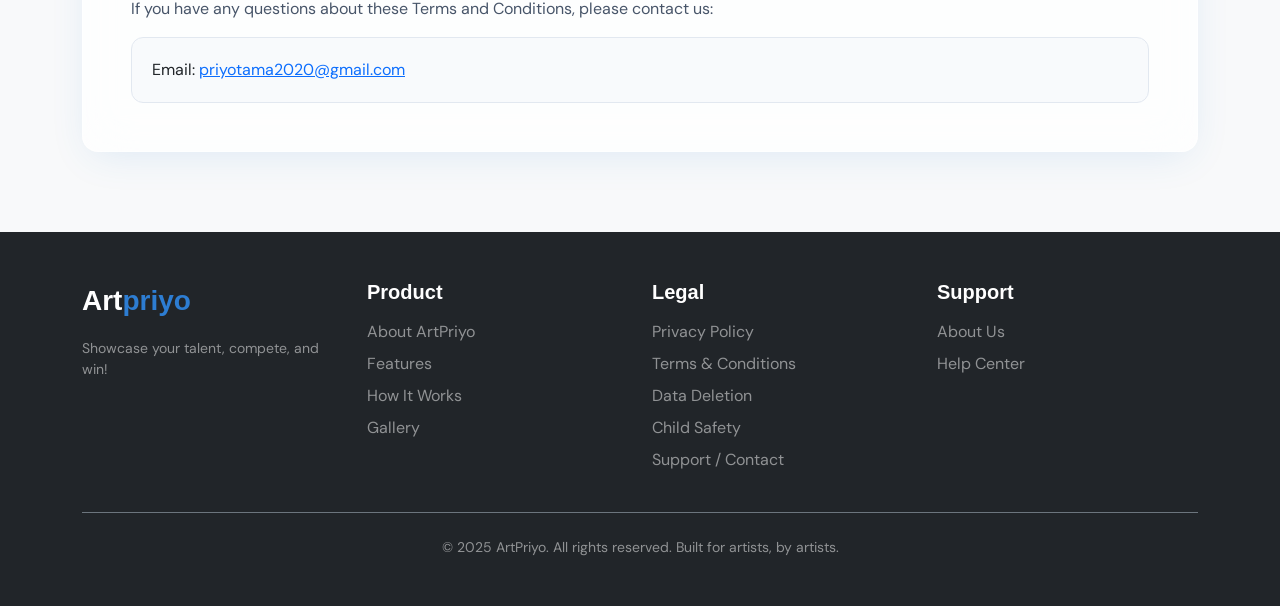
<file: privacy.html>
<!DOCTYPE html>
<html lang="en">
<head>
  <meta charset="UTF-8" />
  <meta name="viewport" content="width=device-width, initial-scale=1.0" />
  <title>Privacy Policy - ArtPriyo</title>
  <link href="https://fonts.googleapis.com/css2?family=Clash+Display:wght@400;500;600;700&family=DM+Sans:wght@400;500;600;700&display=swap" rel="stylesheet">
  <link href="https://cdn.jsdelivr.net/npm/bootstrap@5.3.3/dist/css/bootstrap.min.css" rel="stylesheet">
  <link rel="stylesheet" href="https://cdnjs.cloudflare.com/ajax/libs/font-awesome/6.5.1/css/all.min.css">
  <link href="https://unpkg.com/aos@2.3.1/dist/aos.css" rel="stylesheet">
  <link rel="stylesheet" href="style.css" />
  <style>
    .policy-content p { margin-bottom: 1rem; color: #475569; line-height: 1.6; }
    .policy-content ul { color: #475569; margin-bottom: 1.5rem; }
    .policy-content li { margin-bottom: 0.5rem; }
    .policy-content h3 { font-size: 1.25rem; font-weight: 700; color: #1E293B; margin-top: 2rem; margin-bottom: 1rem; padding-bottom: 0.5rem; border-bottom: 1px solid #F1F5F9; }
    .update-banner { background-color: #E0E7FF; padding: 1rem; border-radius: 12px; border: 1px solid #C7D2FE; color: #4338CA; font-weight: 600; text-align: center; margin-bottom: 2rem; }
    .contact-box { background-color: #F8FAFC; padding: 1.25rem; border-radius: 12px; border: 1px solid #E2E8F0; margin-top: 1rem; }
    .header-spacing { padding-top: 140px; padding-bottom: 80px; }
    .floating-card { margin-top: -60px; position: relative; z-index: 10; margin-bottom: 80px; }
  </style>
</head>
<body class="overflow-x-hidden bg-background text-foreground font-sans antialiased d-flex flex-column min-vh-100">
  
  <nav id="mainNav" class="navbar navbar-expand-lg position-absolute w-100 transition-all duration-300 bg-transparent" style="z-index: 1000">
    <div class="container">
      <a class="navbar-brand font-display fw-bold fs-4 logo-text" href="index.html">
        <span class="logo-part-1">Art</span><span class="logo-part-2">priyo</span>
      </a>
        <button
          class="navbar-toggler custom-toggler shadow-none"
          type="button"
          data-bs-toggle="collapse"
          data-bs-target="#navbarNav"
          aria-controls="navbarNav"
          aria-expanded="false"
          aria-label="Toggle navigation"
        >
          <span class="toggler-icon top-bar"></span>
          <span class="toggler-icon middle-bar"></span>
          <span class="toggler-icon bottom-bar"></span>
        </button>
      <div class="collapse navbar-collapse" id="navbarNav">
        <ul class="navbar-nav ms-auto align-items-center gap-3">
          <li class="nav-item">
            <a class="nav-link fw-semibold" href="index.html#features">Features</a>
          </li>
          <li class="nav-item">
            <a class="nav-link fw-semibold" href="index.html#gallery">Gallery</a>
          </li>
          <li class="nav-item">
            <a class="nav-link fw-semibold" href="support.html">Support</a>
          </li>
          <li class="nav-item">
            <a class="nav-link fw-semibold" href="privacy.html">Privacy</a>
          </li>
          <li class="nav-item">
            <a class="nav-link fw-semibold" href="terms.html">Terms</a>
          </li>
          <li class="nav-item">
            <span class="nav-link fw-semibold text-muted" style="cursor: default;">
              Coming Soon to Play Store
            </span>
          </li>
        </ul>
      </div>
    </div>
  </nav>

  <header class="gradient-mesh text-white text-center header-spacing">
    <div class="container" data-aos="fade-up">
      <h1 class="display-3 fw-bold font-display mb-3">Privacy Policy</h1>
      <p class="fs-5 opacity-90">How we handle and protect your data</p>
    </div>
  </header>

  <main class="container flex-grow-1">
    <div class="glass-card p-4 p-md-5 rounded-4 policy-content floating-card" data-aos="fade-up" data-aos-delay="100">
      <div class="update-banner">
        Last updated: December 15, 2024
      </div>

      <p>Welcome to ArtPriyo! This Privacy Policy governs your use of the ArtPriyo mobile application ("App") operated by ArtPriyo Inc. ("we," "us," or "our").</p>
      <p>By accessing or using our App, you agree to this Privacy Policy. If you disagree with any part of it, then you may not access the App.</p>

      <h3 class="font-display">1. Acceptance of Terms</h3>
      <p>By creating an account or using any part of the ArtPriyo App, you acknowledge that you have read, understood, and agree to be bound by these Terms and our Privacy Policy. These Terms apply to all users of the App, including without limitation artists, viewers, and contributors.</p>

      <h3 class="font-display">2. Description of Service</h3>
      <p>ArtPriyo is a social platform that enables users to:</p>
      <ul>
        <li>Share and showcase artistic creations</li>
        <li>Participate in creative competitions and events</li>
        <li>Connect with other artists and art enthusiasts</li>
        <li>Discover and appreciate diverse forms of art</li>
        <li>Participate in community challenges and contests</li>
      </ul>

      <h3 class="font-display">3. User Accounts</h3>
      <p>To access certain features of the App, you must create an account. You agree to:</p>
      <ul>
        <li>Provide accurate and complete information</li>
        <li>Maintain the security of your account credentials</li>
        <li>Accept responsibility for all activities under your account</li>
        <li>Notify us immediately of any unauthorized use</li>
      </ul>
      <p>You must be at least 13 years old to create an account. Users under 18 must have parental consent.</p>

      <h3 class="font-display">4. Content Guidelines</h3>
      <p>All content uploaded to ArtPriyo must comply with our community guidelines. Prohibited content includes:</p>
      <ul>
        <li>Inappropriate or offensive material</li>
        <li>Copyrighted content without permission</li>
        <li>Spam or promotional material</li>
        <li>Content that infringes on others' rights</li>
        <li>False or misleading information</li>
      </ul>
      <p>We reserve the right to remove content that violates these guidelines without notice.</p>

      <h3 class="font-display">5. Intellectual Property</h3>
      <p>You retain ownership of the content you upload to ArtPriyo. By uploading content, you grant us a non-exclusive, worldwide, royalty-free license to use, display, and distribute your content within the App.</p>
      <p>The ArtPriyo name, logo, and App design are protected by copyright and trademark laws. You may not use our intellectual property without explicit written permission.</p>

      <h3 class="font-display">6. Competition and Event Rules</h3>
      <p>Participation in ArtPriyo competitions and events is subject to specific rules and guidelines that will be provided for each event. General competition rules include:</p>
      <ul>
        <li>Original work only - no plagiarism</li>
        <li>Adherence to event themes and requirements</li>
        <li>Respectful interaction with other participants</li>
        <li>Compliance with submission deadlines</li>
      </ul>

      <h3 class="font-display">7. Privacy and Data Protection</h3>
      <p>Your privacy is important to us. Our collection and use of personal information is governed by our Privacy Policy, which forms part of these Terms. We implement appropriate security measures to protect your data.</p>

      <h3 class="font-display">8. Prohibited Activities</h3>
      <p>Users are prohibited from:</p>
      <ul>
        <li>Harassing or bullying other users</li>
        <li>Creating fake accounts or impersonating others</li>
        <li>Attempting to hack or disrupt the App</li>
        <li>Using automated tools to manipulate votes or engagement</li>
        <li>Selling or transferring accounts</li>
      </ul>

      <h3 class="font-display">9. Account Termination</h3>
      <p>We reserve the right to terminate or suspend accounts that violate these Terms. You may also delete your account at any time through the App settings. Upon termination, your right to use the App ceases immediately.</p>

      <h3 class="font-display">10. Disclaimers</h3>
      <p>The App is provided "as is" without warranties of any kind. We do not guarantee that the App will be error-free, uninterrupted, or secure. Use of the App is at your own risk.</p>

      <h3 class="font-display">11. Limitation of Liability</h3>
      <p>To the maximum extent permitted by law, ArtPriyo shall not be liable for any indirect, incidental, special, or consequential damages resulting from your use of the App.</p>

      <h3 class="font-display">12. Changes to Terms</h3>
      <p>We reserve the right to modify these Terms at any time. We will notify users of significant changes through the App or by email. Continued use of the App after changes constitutes acceptance of the new Terms.</p>

      <h3 class="font-display">13. Governing Law</h3>
      <p>These Terms are governed by and construed in accordance with the laws of [Your Jurisdiction]. Any disputes arising from these Terms shall be resolved in the courts of [Your Jurisdiction].</p>

      <h3 class="font-display">Contact Us</h3>
      <p>If you have any questions about these Terms and Conditions, please contact us:</p>
      <div class="contact-box">
        Email: <a href="mailto:priyotama2020@gmail.com">priyotama2020@gmail.com</a>
      </div>
    </div>
  </main>

  <footer class="bg-dark text-white py-5 mt-auto">
    <div class="container">
      <div class="row g-4 mb-4">
        <div class="col-lg-3">
          <div class="font-display fw-bold fs-3 mb-3">
            <span style="color: #fff">Art</span><span style="color: #2D7DD2">priyo</span>
          </div>
          <p class="text-white-50 small">
            Showcase your talent, compete, and win!
          </p>
        </div>
        <div class="col-6 col-lg-3">
          <h5 class="fw-bold mb-3 font-display">Product</h5>
          <ul class="list-unstyled">
            <li class="mb-2">
              <a href="index.html#about" class="text-white-50 text-decoration-none">About ArtPriyo</a>
            </li>
            <li class="mb-2">
              <a href="index.html#features" class="text-white-50 text-decoration-none">Features</a>
            </li>
            <li class="mb-2">
              <a href="index.html#how-it-works" class="text-white-50 text-decoration-none">How It Works</a>
            </li>
            <li class="mb-2">
              <a href="index.html#gallery" class="text-white-50 text-decoration-none">Gallery</a>
            </li>
          </ul>
        </div>
        <div class="col-6 col-lg-3">
          <h5 class="fw-bold mb-3 font-display">Legal</h5>
          <ul class="list-unstyled">
            <li class="mb-2"><a href="privacy.html" class="text-white-50 text-decoration-none">Privacy Policy</a></li>
            <li class="mb-2"><a href="terms.html" class="text-white-50 text-decoration-none">Terms & Conditions</a></li>
            <li class="mb-2"><a href="data-deletion.html" class="text-white-50 text-decoration-none">Data Deletion</a></li>
            <li class="mb-2"><a href="child-safety.html" class="text-white-50 text-decoration-none">Child Safety</a></li>
            <li class="mb-2"><a href="support.html" class="text-white-50 text-decoration-none">Support / Contact</a></li>
          </ul>
        </div>
        <div class="col-6 col-lg-3">
          <h5 class="fw-bold mb-3 font-display">Support</h5>
          <ul class="list-unstyled">
            <li class="mb-2">
              <a href="support.html" class="text-white-50 text-decoration-none">About Us</a>
            </li>
            <li class="mb-2">
              <a href="support.html" class="text-white-50 text-decoration-none">Help Center</a>
            </li>
          </ul>
        </div>
      </div>
      <div class="border-top border-secondary pt-4 text-center text-white-50 small">
        © 2025 ArtPriyo. All rights reserved. Built for artists, by artists.
      </div>
    </div>
  </footer>

  <script src="https://cdn.jsdelivr.net/npm/bootstrap@5.3.3/dist/js/bootstrap.bundle.min.js"></script>
  <script src="https://unpkg.com/aos@2.3.1/dist/aos.js"></script>
  
  <!-- Scroll to Top Button -->
  <button id="scrollTopBtn" title="Go to top">
    <i class="fa-solid fa-arrow-up"></i>
  </button>

  <script src="script.js"></script>
</body>
</html>
</file>
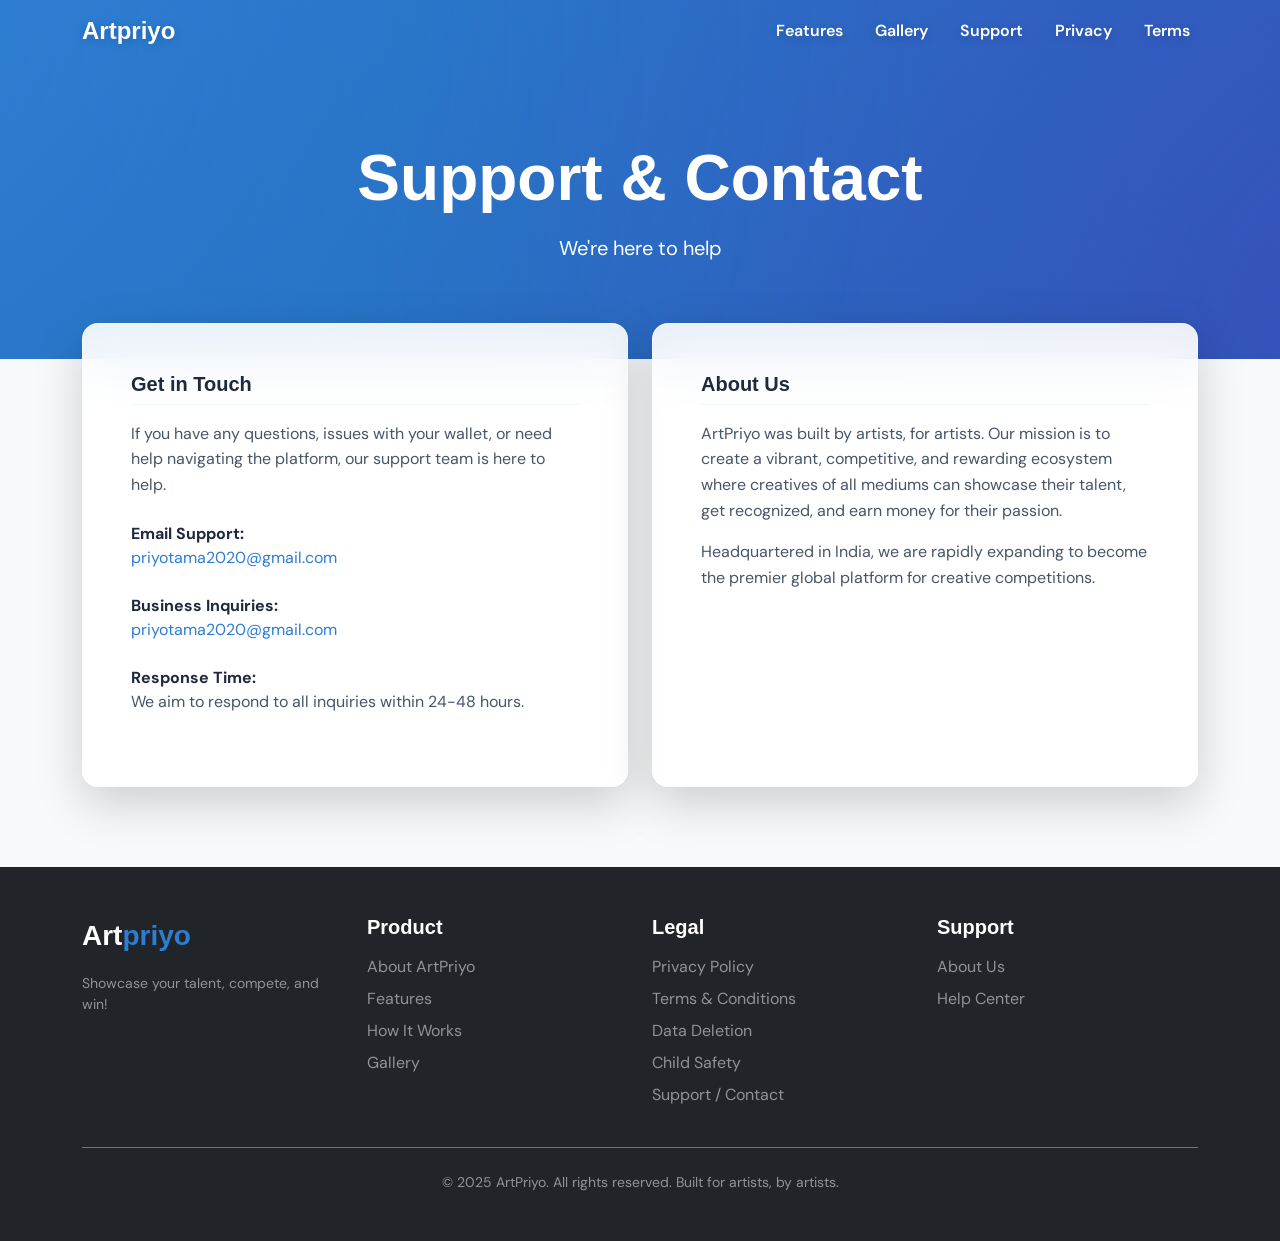
<file: support.html>
<!doctype html>
<html lang="en">
  <head>
    <meta charset="UTF-8" />
    <meta name="viewport" content="width=device-width, initial-scale=1.0" />
    <title>Support & Contact - ArtPriyo</title>
    <link
      href="https://fonts.googleapis.com/css2?family=Clash+Display:wght@400;500;600;700&family=DM+Sans:wght@400;500;600;700&display=swap"
      rel="stylesheet"
    />
    <link
      href="https://cdn.jsdelivr.net/npm/bootstrap@5.3.3/dist/css/bootstrap.min.css"
      rel="stylesheet"
    />
    <link
      rel="stylesheet"
      href="https://cdnjs.cloudflare.com/ajax/libs/font-awesome/6.5.1/css/all.min.css"
    />
    <link href="https://unpkg.com/aos@2.3.1/dist/aos.css" rel="stylesheet" />
    <link rel="stylesheet" href="style.css" />
    <style>
      .policy-content p {
        margin-bottom: 1rem;
        color: #475569;
        line-height: 1.6;
      }
      .policy-content h3 {
        font-size: 1.25rem;
        font-weight: 700;
        color: #1e293b;
        margin-bottom: 1rem;
        padding-bottom: 0.5rem;
        border-bottom: 1px solid #f1f5f9;
      }
      .header-spacing {
        padding-top: 140px;
        padding-bottom: 80px;
      }
      .floating-card {
        margin-top: -60px;
        position: relative;
        z-index: 10;
        margin-bottom: 80px;
      }
      .support-card {
        height: 100%;
        border: 1px solid rgba(255, 255, 255, 0.5);
        background: rgba(255, 255, 255, 0.9);
        backdrop-filter: blur(24px);
      }
    </style>
  </head>
  <body
    class="overflow-x-hidden bg-background text-foreground font-sans antialiased d-flex flex-column min-vh-100"
  >
    <nav
      id="mainNav"
      class="navbar navbar-expand-lg position-absolute w-100 transition-all duration-300 bg-transparent"
      style="z-index: 1000"
    >
      <div class="container">
        <a
          class="navbar-brand font-display fw-bold fs-4 logo-text"
          href="index.html"
        >
          <span class="logo-part-1">Art</span
          ><span class="logo-part-2">priyo</span>
        </a>
        <button
          class="navbar-toggler custom-toggler shadow-none"
          type="button"
          data-bs-toggle="collapse"
          data-bs-target="#navbarNav"
          aria-controls="navbarNav"
          aria-expanded="false"
          aria-label="Toggle navigation"
        >
          <span class="toggler-icon top-bar"></span>
          <span class="toggler-icon middle-bar"></span>
          <span class="toggler-icon bottom-bar"></span>
        </button>
        <div class="collapse navbar-collapse" id="navbarNav">
          <ul class="navbar-nav ms-auto align-items-center gap-3">
            <li class="nav-item">
              <a class="nav-link fw-semibold" href="index.html#features"
                >Features</a
              >
            </li>
            <li class="nav-item">
              <a class="nav-link fw-semibold" href="index.html#gallery"
                >Gallery</a
              >
            </li>
            <li class="nav-item">
              <a class="nav-link fw-semibold" href="support.html">Support</a>
            </li>
            <li class="nav-item">
              <a class="nav-link fw-semibold" href="privacy.html">Privacy</a>
            </li>
            <li class="nav-item">
              <a class="nav-link fw-semibold" href="terms.html">Terms</a>
            </li>
          </ul>
        </div>
      </div>
    </nav>

    <header class="gradient-mesh text-white text-center header-spacing">
      <div class="container" data-aos="fade-up">
        <h1 class="display-3 fw-bold font-display mb-3">Support & Contact</h1>
        <p class="fs-5 opacity-90">We're here to help</p>
      </div>
    </header>

    <main class="container flex-grow-1">
      <div
        class="row g-4 floating-card policy-content"
        data-aos="fade-up"
        data-aos-delay="100"
      >
        <div class="col-md-6">
          <div class="glass-card p-4 p-md-5 rounded-4 support-card shadow-lg">
            <h3 class="font-display mt-0">Get in Touch</h3>
            <p>
              If you have any questions, issues with your wallet, or need help
              navigating the platform, our support team is here to help.
            </p>

            <ul class="list-unstyled mt-4" style="color: #475569">
              <li class="mb-4">
                <strong style="color: #1e293b">Email Support:</strong><br />
                <a
                  href="mailto:priyotama2020@gmail.com"
                  class="text-decoration-none"
                  style="color: #2d7dd2"
                  >priyotama2020@gmail.com</a
                >
              </li>
              <li class="mb-4">
                <strong style="color: #1e293b">Business Inquiries:</strong
                ><br />
                <a
                  href="mailto:priyotama2020@gmail.com"
                  class="text-decoration-none"
                  style="color: #2d7dd2"
                  >priyotama2020@gmail.com</a
                >
              </li>
              <li class="mb-4">
                <strong style="color: #1e293b">Response Time:</strong><br />
                We aim to respond to all inquiries within 24-48 hours.
              </li>
            </ul>
          </div>
        </div>

        <div class="col-md-6">
          <div class="glass-card p-4 p-md-5 rounded-4 support-card shadow-lg">
            <h3 class="font-display mt-0">About Us</h3>
            <p>
              ArtPriyo was built by artists, for artists. Our mission is to
              create a vibrant, competitive, and rewarding ecosystem where
              creatives of all mediums can showcase their talent, get
              recognized, and earn money for their passion.
            </p>
            <p>
              Headquartered in India, we are rapidly expanding to become the
              premier global platform for creative competitions.
            </p>
          </div>
        </div>
      </div>
    </main>

    <footer class="bg-dark text-white py-5 mt-auto">
      <div class="container">
        <div class="row g-4 mb-4">
          <div class="col-lg-3">
            <div class="font-display fw-bold fs-3 mb-3">
              <span style="color: #fff">Art</span
              ><span style="color: #2d7dd2">priyo</span>
            </div>
            <p class="text-white-50 small">
              Showcase your talent, compete, and win!
            </p>
          </div>
          <div class="col-6 col-lg-3">
            <h5 class="fw-bold mb-3 font-display">Product</h5>
            <ul class="list-unstyled">
              <li class="mb-2">
                <a
                  href="index.html#about"
                  class="text-white-50 text-decoration-none"
                  >About ArtPriyo</a
                >
              </li>
              <li class="mb-2">
                <a
                  href="index.html#features"
                  class="text-white-50 text-decoration-none"
                  >Features</a
                >
              </li>
              <li class="mb-2">
                <a
                  href="index.html#how-it-works"
                  class="text-white-50 text-decoration-none"
                  >How It Works</a
                >
              </li>
              <li class="mb-2">
                <a
                  href="index.html#gallery"
                  class="text-white-50 text-decoration-none"
                  >Gallery</a
                >
              </li>
            </ul>
          </div>
          <div class="col-6 col-lg-3">
            <h5 class="fw-bold mb-3 font-display">Legal</h5>
            <ul class="list-unstyled">
              <li class="mb-2">
                <a
                  href="privacy.html"
                  class="text-white-50 text-decoration-none"
                  >Privacy Policy</a
                >
              </li>
              <li class="mb-2">
                <a href="terms.html" class="text-white-50 text-decoration-none"
                  >Terms & Conditions</a
                >
              </li>
              <li class="mb-2">
                <a
                  href="data-deletion.html"
                  class="text-white-50 text-decoration-none"
                  >Data Deletion</a
                >
              </li>
              <li class="mb-2">
                <a
                  href="child-safety.html"
                  class="text-white-50 text-decoration-none"
                  >Child Safety</a
                >
              </li>
              <li class="mb-2">
                <a
                  href="support.html"
                  class="text-white-50 text-decoration-none"
                  >Support / Contact</a
                >
              </li>
            </ul>
          </div>
          <div class="col-6 col-lg-3">
            <h5 class="fw-bold mb-3 font-display">Support</h5>
            <ul class="list-unstyled">
              <li class="mb-2">
                <a
                  href="support.html"
                  class="text-white-50 text-decoration-none"
                  >About Us</a
                >
              </li>
              <li class="mb-2">
                <a
                  href="support.html"
                  class="text-white-50 text-decoration-none"
                  >Help Center</a
                >
              </li>
            </ul>
          </div>
        </div>
        <div
          class="border-top border-secondary pt-4 text-center text-white-50 small"
        >
          © 2025 ArtPriyo. All rights reserved. Built for artists, by artists.
        </div>
      </div>
    </footer>

    <script src="https://cdn.jsdelivr.net/npm/bootstrap@5.3.3/dist/js/bootstrap.bundle.min.js"></script>
    <script src="https://unpkg.com/aos@2.3.1/dist/aos.js"></script>

    <!-- Scroll to Top Button -->
    <button id="scrollTopBtn" title="Go to top">
      <i class="fa-solid fa-arrow-up"></i>
    </button>

    <script src="script.js"></script>
  </body>
</html>
</file>
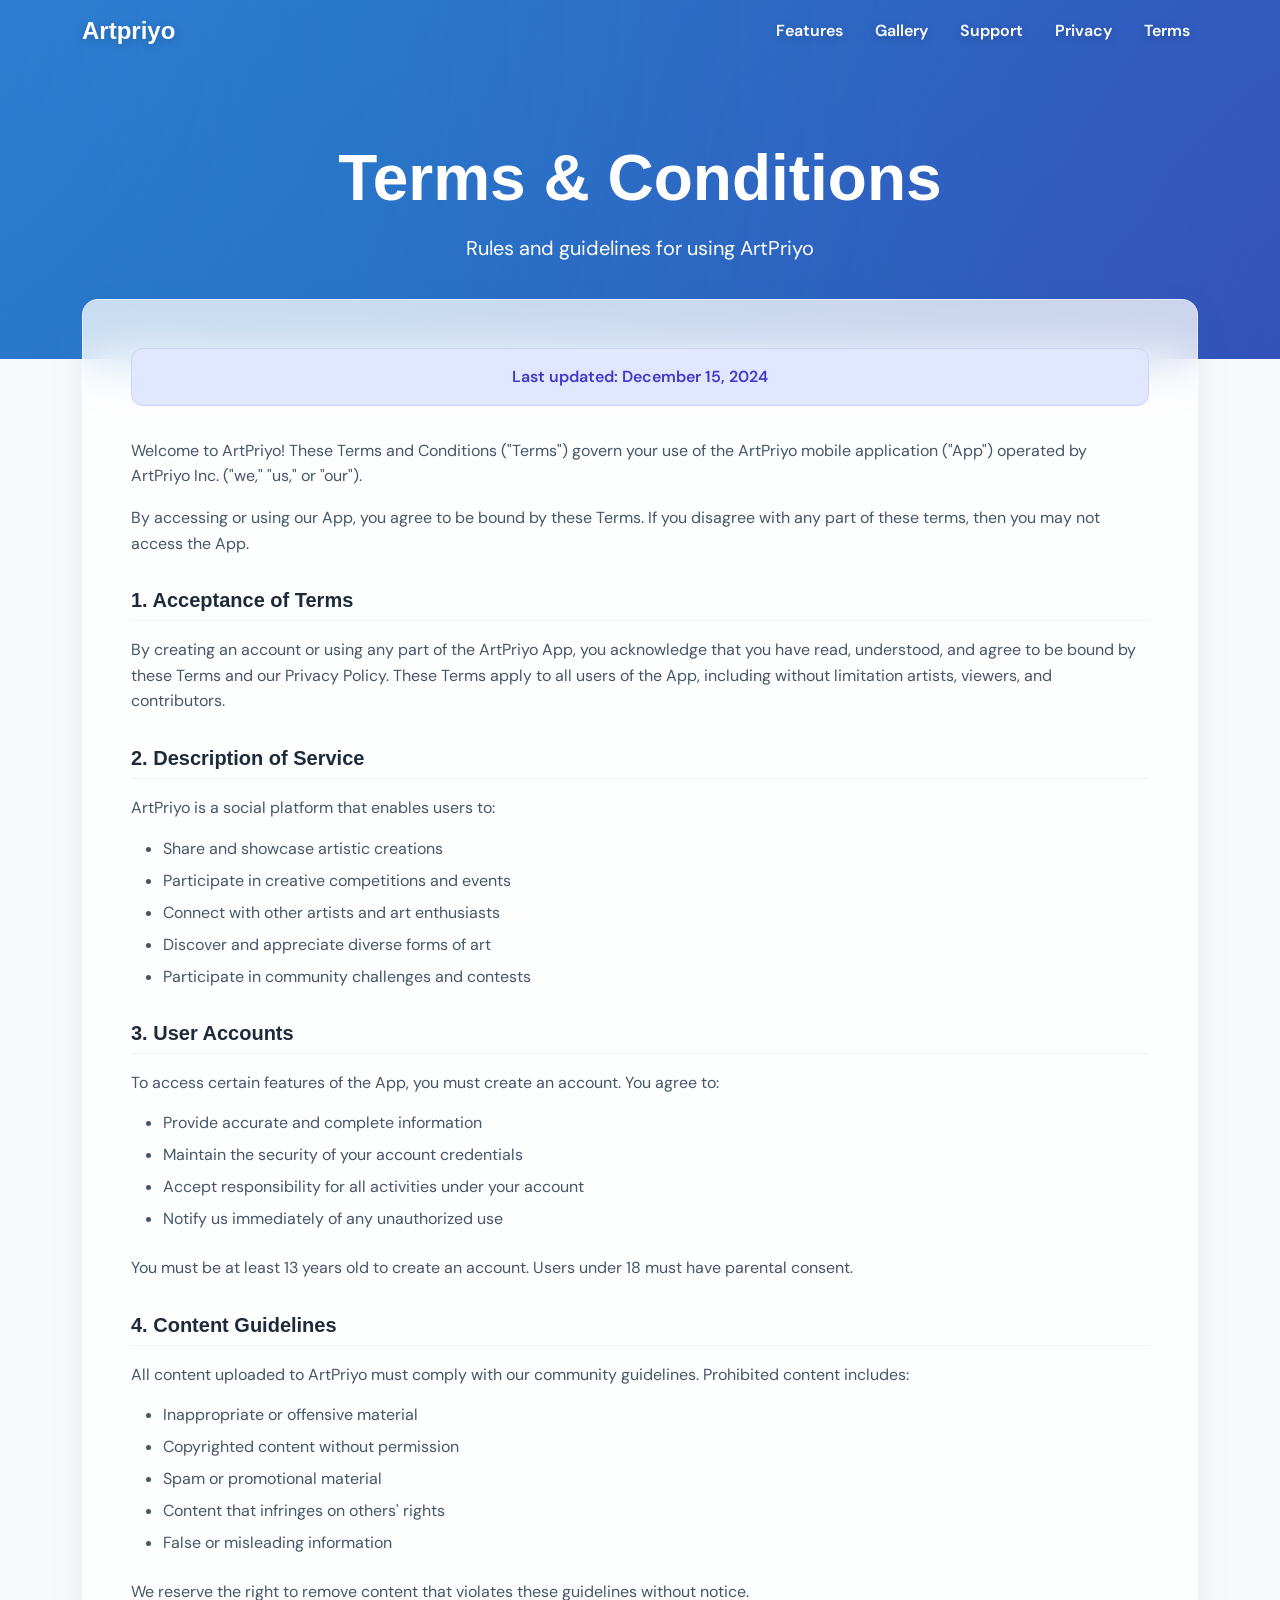
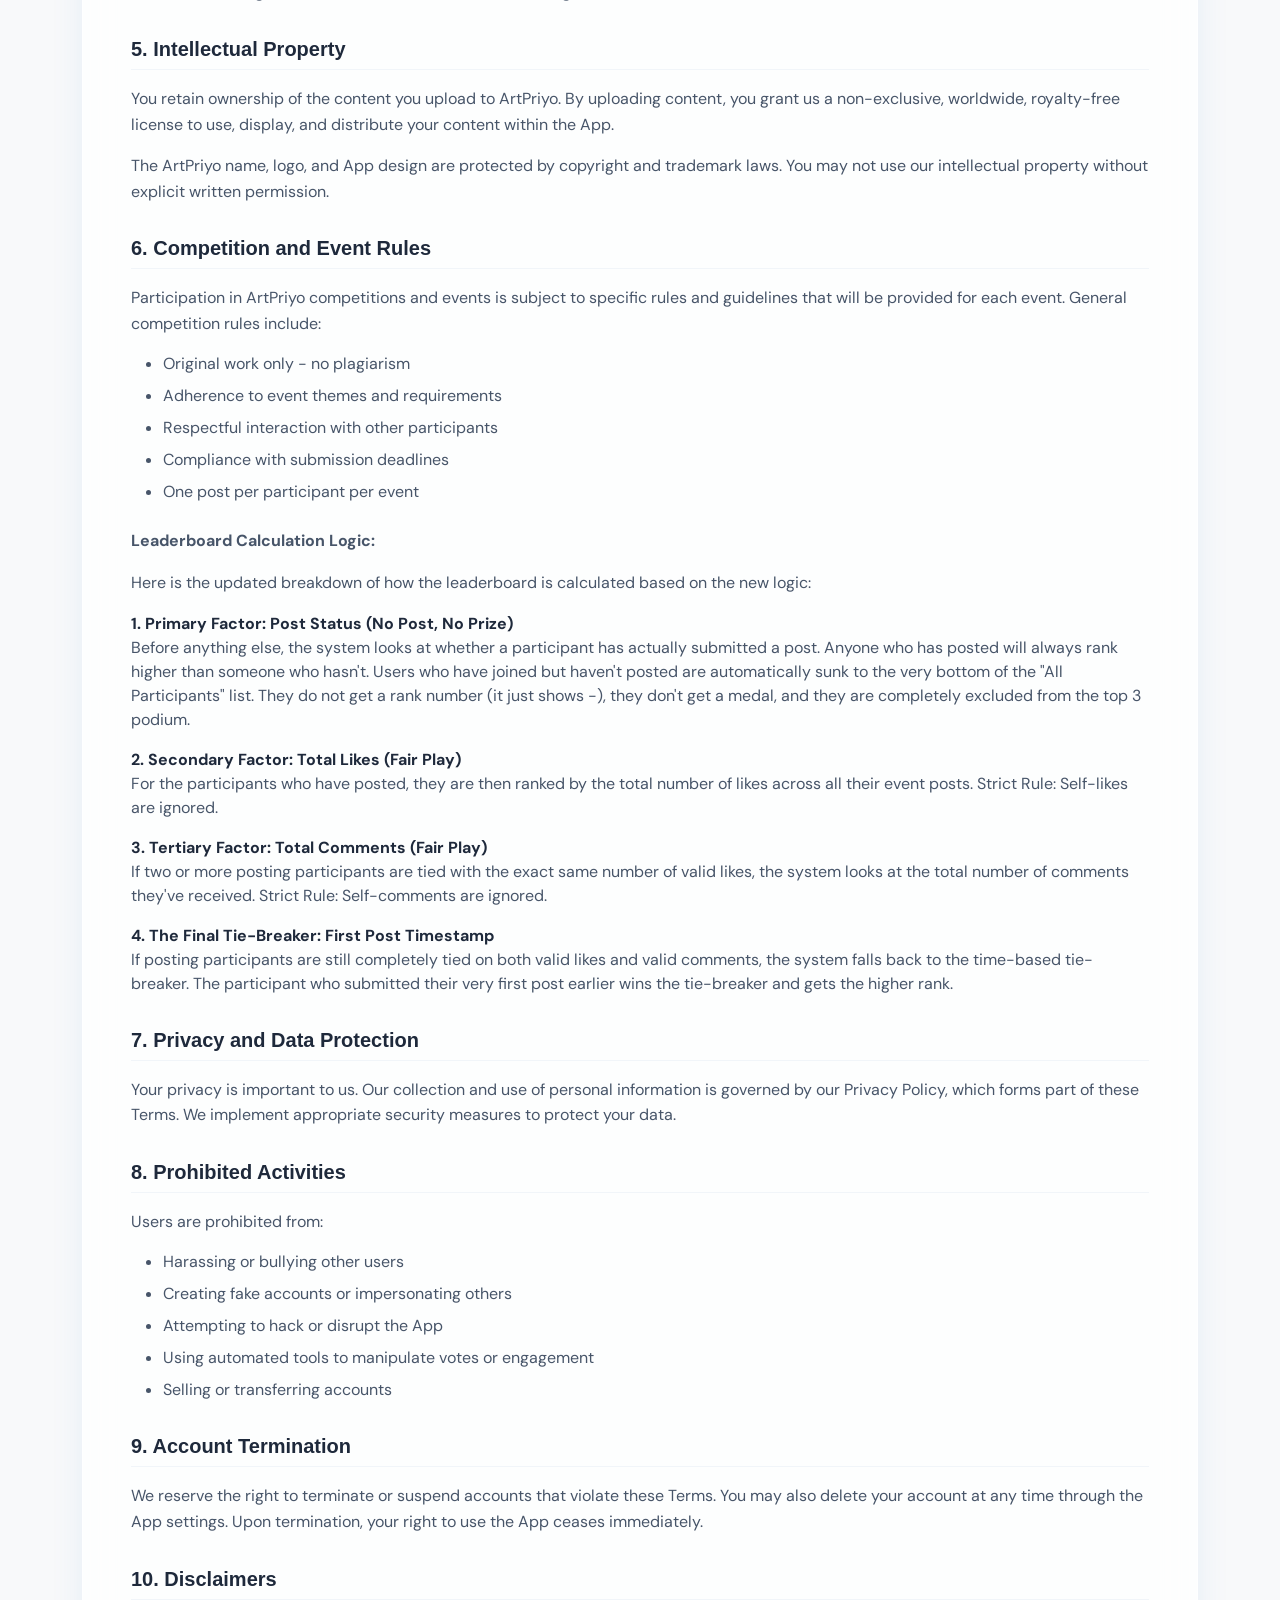
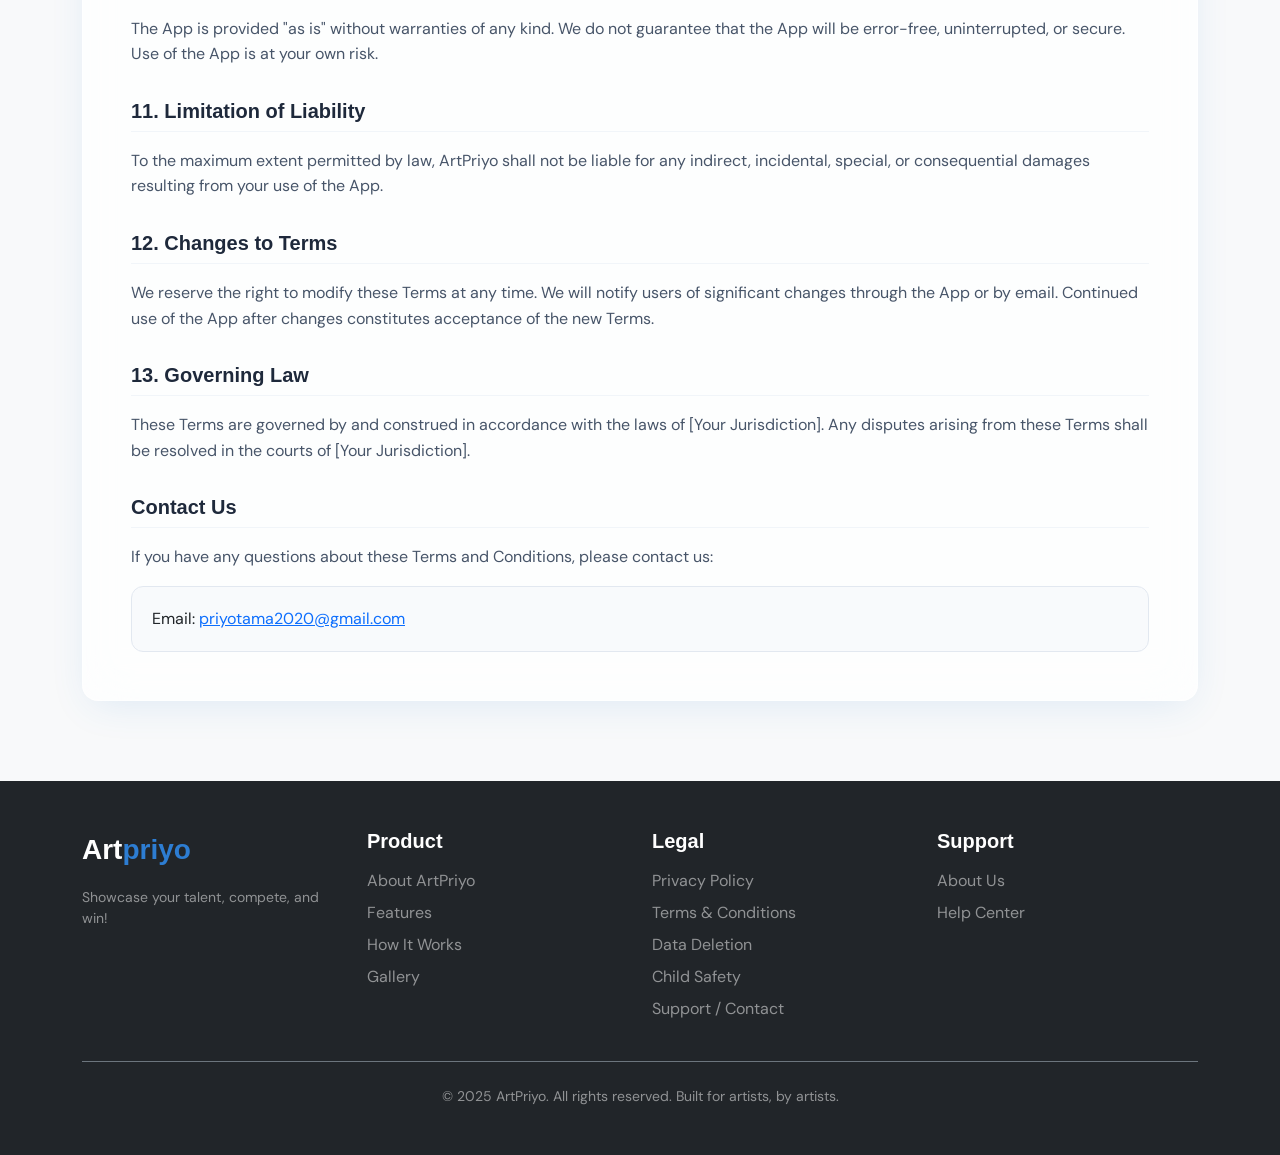
<file: terms.html>
<!doctype html>
<html lang="en">
  <head>
    <meta charset="UTF-8" />
    <meta name="viewport" content="width=device-width, initial-scale=1.0" />
    <title>Terms & Conditions - ArtPriyo</title>
    <link
      href="https://fonts.googleapis.com/css2?family=Clash+Display:wght@400;500;600;700&family=DM+Sans:wght@400;500;600;700&display=swap"
      rel="stylesheet"
    />
    <link
      href="https://cdn.jsdelivr.net/npm/bootstrap@5.3.3/dist/css/bootstrap.min.css"
      rel="stylesheet"
    />
    <link
      rel="stylesheet"
      href="https://cdnjs.cloudflare.com/ajax/libs/font-awesome/6.5.1/css/all.min.css"
    />
    <link href="https://unpkg.com/aos@2.3.1/dist/aos.css" rel="stylesheet" />
    <link rel="stylesheet" href="style.css" />
    <style>
      .policy-content p {
        margin-bottom: 1rem;
        color: #475569;
        line-height: 1.6;
      }
      .policy-content ul {
        color: #475569;
        margin-bottom: 1.5rem;
      }
      .policy-content li {
        margin-bottom: 0.5rem;
      }
      .policy-content h3 {
        font-size: 1.25rem;
        font-weight: 700;
        color: #1e293b;
        margin-top: 2rem;
        margin-bottom: 1rem;
        padding-bottom: 0.5rem;
        border-bottom: 1px solid #f1f5f9;
      }
      .update-banner {
        background-color: #e0e7ff;
        padding: 1rem;
        border-radius: 12px;
        border: 1px solid #c7d2fe;
        color: #4338ca;
        font-weight: 600;
        text-align: center;
        margin-bottom: 2rem;
      }
      .contact-box {
        background-color: #f8fafc;
        padding: 1.25rem;
        border-radius: 12px;
        border: 1px solid #e2e8f0;
        margin-top: 1rem;
      }
      .header-spacing {
        padding-top: 140px;
        padding-bottom: 80px;
      }
      .floating-card {
        margin-top: -60px;
        position: relative;
        z-index: 10;
        margin-bottom: 80px;
      }
    </style>
  </head>
  <body
    class="overflow-x-hidden bg-background text-foreground font-sans antialiased d-flex flex-column min-vh-100"
  >
    <nav
      id="mainNav"
      class="navbar navbar-expand-lg position-absolute w-100 transition-all duration-300 bg-transparent"
      style="z-index: 1000"
    >
      <div class="container">
        <a
          class="navbar-brand font-display fw-bold fs-4 logo-text"
          href="index.html"
        >
          <span class="logo-part-1">Art</span
          ><span class="logo-part-2">priyo</span>
        </a>
        <button
          class="navbar-toggler custom-toggler shadow-none"
          type="button"
          data-bs-toggle="collapse"
          data-bs-target="#navbarNav"
          aria-controls="navbarNav"
          aria-expanded="false"
          aria-label="Toggle navigation"
        >
          <span class="toggler-icon top-bar"></span>
          <span class="toggler-icon middle-bar"></span>
          <span class="toggler-icon bottom-bar"></span>
        </button>
        <div class="collapse navbar-collapse" id="navbarNav">
          <ul class="navbar-nav ms-auto align-items-center gap-3">
            <li class="nav-item">
              <a class="nav-link fw-semibold" href="index.html#features"
                >Features</a
              >
            </li>
            <li class="nav-item">
              <a class="nav-link fw-semibold" href="index.html#gallery"
                >Gallery</a
              >
            </li>
            <li class="nav-item">
              <a class="nav-link fw-semibold" href="support.html">Support</a>
            </li>
            <li class="nav-item">
              <a class="nav-link fw-semibold" href="privacy.html">Privacy</a>
            </li>
            <li class="nav-item">
              <a class="nav-link fw-semibold" href="terms.html">Terms</a>
            </li>
          </ul>
        </div>
      </div>
    </nav>

    <header class="gradient-mesh text-white text-center header-spacing">
      <div class="container" data-aos="fade-up">
        <h1 class="display-3 fw-bold font-display mb-3">Terms & Conditions</h1>
        <p class="fs-5 opacity-90">Rules and guidelines for using ArtPriyo</p>
      </div>
    </header>

    <main class="container flex-grow-1">
      <div
        class="glass-card p-4 p-md-5 rounded-4 policy-content floating-card"
        data-aos="fade-up"
        data-aos-delay="100"
      >
        <div class="update-banner">Last updated: December 15, 2024</div>

        <p>
          Welcome to ArtPriyo! These Terms and Conditions ("Terms") govern your
          use of the ArtPriyo mobile application ("App") operated by ArtPriyo
          Inc. ("we," "us," or "our").
        </p>
        <p>
          By accessing or using our App, you agree to be bound by these Terms.
          If you disagree with any part of these terms, then you may not access
          the App.
        </p>

        <h3 class="font-display">1. Acceptance of Terms</h3>
        <p>
          By creating an account or using any part of the ArtPriyo App, you
          acknowledge that you have read, understood, and agree to be bound by
          these Terms and our Privacy Policy. These Terms apply to all users of
          the App, including without limitation artists, viewers, and
          contributors.
        </p>

        <h3 class="font-display">2. Description of Service</h3>
        <p>ArtPriyo is a social platform that enables users to:</p>
        <ul>
          <li>Share and showcase artistic creations</li>
          <li>Participate in creative competitions and events</li>
          <li>Connect with other artists and art enthusiasts</li>
          <li>Discover and appreciate diverse forms of art</li>
          <li>Participate in community challenges and contests</li>
        </ul>

        <h3 class="font-display">3. User Accounts</h3>
        <p>
          To access certain features of the App, you must create an account. You
          agree to:
        </p>
        <ul>
          <li>Provide accurate and complete information</li>
          <li>Maintain the security of your account credentials</li>
          <li>Accept responsibility for all activities under your account</li>
          <li>Notify us immediately of any unauthorized use</li>
        </ul>
        <p>
          You must be at least 13 years old to create an account. Users under 18
          must have parental consent.
        </p>

        <h3 class="font-display">4. Content Guidelines</h3>
        <p>
          All content uploaded to ArtPriyo must comply with our community
          guidelines. Prohibited content includes:
        </p>
        <ul>
          <li>Inappropriate or offensive material</li>
          <li>Copyrighted content without permission</li>
          <li>Spam or promotional material</li>
          <li>Content that infringes on others' rights</li>
          <li>False or misleading information</li>
        </ul>
        <p>
          We reserve the right to remove content that violates these guidelines
          without notice.
        </p>

        <h3 class="font-display">5. Intellectual Property</h3>
        <p>
          You retain ownership of the content you upload to ArtPriyo. By
          uploading content, you grant us a non-exclusive, worldwide,
          royalty-free license to use, display, and distribute your content
          within the App.
        </p>
        <p>
          The ArtPriyo name, logo, and App design are protected by copyright and
          trademark laws. You may not use our intellectual property without
          explicit written permission.
        </p>

        <h3 class="font-display">6. Competition and Event Rules</h3>
        <p>
          Participation in ArtPriyo competitions and events is subject to
          specific rules and guidelines that will be provided for each event.
          General competition rules include:
        </p>
        <ul>
          <li>Original work only - no plagiarism</li>
          <li>Adherence to event themes and requirements</li>
          <li>Respectful interaction with other participants</li>
          <li>Compliance with submission deadlines</li>
          <li>One post per participant per event</li>
        </ul>

        <p><strong>Leaderboard Calculation Logic:</strong></p>
        <p>
          Here is the updated breakdown of how the leaderboard is calculated
          based on the new logic:
        </p>
        <ul style="list-style-type: none; padding-left: 0">
          <li style="margin-bottom: 1rem">
            <strong style="color: #1e293b"
              >1. Primary Factor: Post Status (No Post, No Prize)</strong
            ><br />
            Before anything else, the system looks at whether a participant has
            actually submitted a post. Anyone who has posted will always rank
            higher than someone who hasn't. Users who have joined but haven't
            posted are automatically sunk to the very bottom of the "All
            Participants" list. They do not get a rank number (it just shows -),
            they don't get a medal, and they are completely excluded from the
            top 3 podium.
          </li>
          <li style="margin-bottom: 1rem">
            <strong style="color: #1e293b"
              >2. Secondary Factor: Total Likes (Fair Play)</strong
            ><br />
            For the participants who have posted, they are then ranked by the
            total number of likes across all their event posts. Strict Rule:
            Self-likes are ignored.
          </li>
          <li style="margin-bottom: 1rem">
            <strong style="color: #1e293b"
              >3. Tertiary Factor: Total Comments (Fair Play)</strong
            ><br />
            If two or more posting participants are tied with the exact same
            number of valid likes, the system looks at the total number of
            comments they've received. Strict Rule: Self-comments are ignored.
          </li>
          <li style="margin-bottom: 1rem">
            <strong style="color: #1e293b"
              >4. The Final Tie-Breaker: First Post Timestamp</strong
            ><br />
            If posting participants are still completely tied on both valid
            likes and valid comments, the system falls back to the time-based
            tie-breaker. The participant who submitted their very first post
            earlier wins the tie-breaker and gets the higher rank.
          </li>
        </ul>

        <h3 class="font-display">7. Privacy and Data Protection</h3>
        <p>
          Your privacy is important to us. Our collection and use of personal
          information is governed by our Privacy Policy, which forms part of
          these Terms. We implement appropriate security measures to protect
          your data.
        </p>

        <h3 class="font-display">8. Prohibited Activities</h3>
        <p>Users are prohibited from:</p>
        <ul>
          <li>Harassing or bullying other users</li>
          <li>Creating fake accounts or impersonating others</li>
          <li>Attempting to hack or disrupt the App</li>
          <li>Using automated tools to manipulate votes or engagement</li>
          <li>Selling or transferring accounts</li>
        </ul>

        <h3 class="font-display">9. Account Termination</h3>
        <p>
          We reserve the right to terminate or suspend accounts that violate
          these Terms. You may also delete your account at any time through the
          App settings. Upon termination, your right to use the App ceases
          immediately.
        </p>

        <h3 class="font-display">10. Disclaimers</h3>
        <p>
          The App is provided "as is" without warranties of any kind. We do not
          guarantee that the App will be error-free, uninterrupted, or secure.
          Use of the App is at your own risk.
        </p>

        <h3 class="font-display">11. Limitation of Liability</h3>
        <p>
          To the maximum extent permitted by law, ArtPriyo shall not be liable
          for any indirect, incidental, special, or consequential damages
          resulting from your use of the App.
        </p>

        <h3 class="font-display">12. Changes to Terms</h3>
        <p>
          We reserve the right to modify these Terms at any time. We will notify
          users of significant changes through the App or by email. Continued
          use of the App after changes constitutes acceptance of the new Terms.
        </p>

        <h3 class="font-display">13. Governing Law</h3>
        <p>
          These Terms are governed by and construed in accordance with the laws
          of [Your Jurisdiction]. Any disputes arising from these Terms shall be
          resolved in the courts of [Your Jurisdiction].
        </p>

        <h3 class="font-display">Contact Us</h3>
        <p>
          If you have any questions about these Terms and Conditions, please
          contact us:
        </p>
        <div class="contact-box">
          Email:
          <a href="mailto:priyotama2020@gmail.com">priyotama2020@gmail.com</a>
        </div>
      </div>
    </main>

    <footer class="bg-dark text-white py-5 mt-auto">
      <div class="container">
        <div class="row g-4 mb-4">
          <div class="col-lg-3">
            <div class="font-display fw-bold fs-3 mb-3">
              <span style="color: #fff">Art</span
              ><span style="color: #2d7dd2">priyo</span>
            </div>
            <p class="text-white-50 small">
              Showcase your talent, compete, and win!
            </p>
          </div>
          <div class="col-6 col-lg-3">
            <h5 class="fw-bold mb-3 font-display">Product</h5>
            <ul class="list-unstyled">
              <li class="mb-2">
                <a
                  href="index.html#about"
                  class="text-white-50 text-decoration-none"
                  >About ArtPriyo</a
                >
              </li>
              <li class="mb-2">
                <a
                  href="index.html#features"
                  class="text-white-50 text-decoration-none"
                  >Features</a
                >
              </li>
              <li class="mb-2">
                <a
                  href="index.html#how-it-works"
                  class="text-white-50 text-decoration-none"
                  >How It Works</a
                >
              </li>
              <li class="mb-2">
                <a
                  href="index.html#gallery"
                  class="text-white-50 text-decoration-none"
                  >Gallery</a
                >
              </li>
            </ul>
          </div>
          <div class="col-6 col-lg-3">
            <h5 class="fw-bold mb-3 font-display">Legal</h5>
            <ul class="list-unstyled">
              <li class="mb-2">
                <a
                  href="privacy.html"
                  class="text-white-50 text-decoration-none"
                  >Privacy Policy</a
                >
              </li>
              <li class="mb-2">
                <a href="terms.html" class="text-white-50 text-decoration-none"
                  >Terms & Conditions</a
                >
              </li>
              <li class="mb-2">
                <a
                  href="data-deletion.html"
                  class="text-white-50 text-decoration-none"
                  >Data Deletion</a
                >
              </li>
              <li class="mb-2">
                <a
                  href="child-safety.html"
                  class="text-white-50 text-decoration-none"
                  >Child Safety</a
                >
              </li>
              <li class="mb-2">
                <a
                  href="support.html"
                  class="text-white-50 text-decoration-none"
                  >Support / Contact</a
                >
              </li>
            </ul>
          </div>
          <div class="col-6 col-lg-3">
            <h5 class="fw-bold mb-3 font-display">Support</h5>
            <ul class="list-unstyled">
              <li class="mb-2">
                <a
                  href="support.html"
                  class="text-white-50 text-decoration-none"
                  >About Us</a
                >
              </li>
              <li class="mb-2">
                <a
                  href="support.html"
                  class="text-white-50 text-decoration-none"
                  >Help Center</a
                >
              </li>
            </ul>
          </div>
        </div>
        <div
          class="border-top border-secondary pt-4 text-center text-white-50 small"
        >
          © 2025 ArtPriyo. All rights reserved. Built for artists, by artists.
        </div>
      </div>
    </footer>

    <script src="https://cdn.jsdelivr.net/npm/bootstrap@5.3.3/dist/js/bootstrap.bundle.min.js"></script>
    <script src="https://unpkg.com/aos@2.3.1/dist/aos.js"></script>

    <!-- Scroll to Top Button -->
    <button id="scrollTopBtn" title="Go to top">
      <i class="fa-solid fa-arrow-up"></i>
    </button>

    <script src="script.js"></script>
  </body>
</html>
</file>
<file: style.css>
:root {
  --background: #f8f9fa;
  --foreground: #212529;
  --app-font-sans: 'DM Sans', -apple-system, BlinkMacSystemFont, sans-serif;
  --app-font-display: 'Clash Display', -apple-system, BlinkMacSystemFont, sans-serif;
}

body {
  font-family: var(--app-font-sans);
  background-color: var(--background);
  color: var(--foreground);
}

h1, h2, h3, h4, h5, h6, .font-display {
  font-family: var(--app-font-display);
}

.pt-6 {
  padding-top: 6rem;
}

/* Custom ArtPriyo styles */
.gradient-mesh {
  background: linear-gradient(135deg, #2D7DD2 0%, #1a5ba8 50%, #7C3AED 100%);
  background-size: 200% 200%;
  animation: gradientShift 15s ease infinite;
  position: relative;
  overflow: hidden;
}

@keyframes gradientShift {
  0% { background-position: 0% 50%; }
  50% { background-position: 100% 50%; }
  100% { background-position: 0% 50%; }
}

.gradient-mesh::before {
  content: '';
  position: absolute;
  top: -50%;
  left: -50%;
  width: 200%;
  height: 200%;
  background-image: 
    radial-gradient(circle at 20% 30%, rgba(45, 125, 210, 0.3) 0%, transparent 50%),
    radial-gradient(circle at 80% 70%, rgba(124, 58, 237, 0.3) 0%, transparent 50%),
    radial-gradient(circle at 40% 80%, rgba(45, 125, 210, 0.2) 0%, transparent 50%);
  pointer-events: none;
  z-index: 0;
}

.gradient-mesh > .container {
  position: relative;
  z-index: 1;
}

.glass-card {
  background: rgba(255, 255, 255, 0.75);
  backdrop-filter: blur(24px);
  -webkit-backdrop-filter: blur(24px);
  border: 1px solid rgba(255, 255, 255, 0.5);
  box-shadow: 0 10px 40px -10px rgba(45, 125, 210, 0.15);
  transition: all 0.4s cubic-bezier(0.175, 0.885, 0.32, 1.275);
}

.phone-mockup {
  position: relative;
  width: 280px;
  height: 570px;
  border-radius: 36px;
  border: 12px solid #1f2937;
  background: #000;
  box-shadow: 
    0 25px 50px -12px rgba(0, 0, 0, 0.5),
    0 0 0 1px rgba(255, 255, 255, 0.1) inset;
  overflow: hidden;
  animation: float 6s ease-in-out infinite;
}

@keyframes float {
  0% { transform: translateY(0px) rotate(-1deg); }
  50% { transform: translateY(-15px) rotate(1deg); }
  100% { transform: translateY(0px) rotate(-1deg); }
}



.phone-mockup img {
  width: 100%;
  height: 100%;
  object-fit: cover;
}

.section-padding {
  padding: 5rem 0;
}

@media (max-width: 768px) {
  .section-padding {
    padding: 3rem 0;
  }
  
  .phone-mockup {
    width: 220px;
    height: 450px;
    border-radius: 28px;
    border-width: 10px;
  }
  

}

.hover-lift {
  transition: transform 0.3s ease, box-shadow 0.3s ease;
}

.hover-lift:hover {
  transform: translateY(-8px);
  box-shadow: 0 16px 48px rgba(45, 125, 210, 0.2);
}

.app-store-badge {
  display: inline-flex;
  align-items: center;
  padding: 0.75rem 1.5rem;
  border-radius: 0.75rem;
  font-weight: 600;
  font-size: 0.95rem;
  text-decoration: none;
  transition: all 0.3s ease;
}

.app-store-badge:hover {
  transform: translateY(-2px);
  box-shadow: 0 8px 24px rgba(0, 0, 0, 0.15);
}

.badge-apple {
  background: #000;
  color: #fff;
}

.badge-google {
  background: #fff;
  color: #000;
  border: 1px solid #ddd;
}

.qr-code-placeholder {
  width: 150px;
  height: 150px;
  background: white;
  border-radius: 12px;
  display: flex;
  align-items: center;
  justify-content: center;
  padding: 1rem;
  position: relative;
}

.qr-code-placeholder::before {
  content: '';
  position: absolute;
  inset: 12px;
  background: 
    linear-gradient(to right, #000 2px, transparent 2px) 0 0,
    linear-gradient(to bottom, #000 2px, transparent 2px) 0 0;
  background-size: 12px 12px;
  opacity: 0.8;
}

/* Fix navbar transition */
.transition-all {
  transition: all 0.3s ease;
}

/* Navbar text visibility adjustments based on scroll */
#mainNav.bg-transparent .logo-part-1,
#mainNav.bg-transparent .logo-part-2,
#mainNav.bg-transparent .nav-link {
  color: #ffffff !important;
  text-shadow: 0 2px 10px rgba(0, 0, 0, 0.2);
}

#mainNav.bg-white .logo-part-1,
#mainNav.bg-white .nav-link {
  color: #1f2937 !important;
}

#mainNav.bg-white .logo-part-2 {
  color: #2D7DD2 !important;
}

/* Download button glow */
.download-btn-glow {
  background: linear-gradient(135deg, #2D7DD2, #7C3AED);
  border: none;
  transition: all 0.3s ease;
  position: relative;
  z-index: 1;
}

.download-btn-glow::after {
  content: '';
  position: absolute;
  inset: 0;
  border-radius: inherit;
  background: linear-gradient(135deg, #2D7DD2, #7C3AED);
  z-index: -1;
  filter: blur(8px);
  opacity: 0;
  transition: opacity 0.3s ease;
}

.download-btn-glow:hover {
  transform: translateY(-2px);
  color: white;
}

.download-btn-glow:hover::after {
  opacity: 0.6;
}

/* Scroll to Top Button */
#scrollTopBtn {
  display: none;
  position: fixed;
  bottom: 30px;
  right: 30px;
  z-index: 99;
  border: none;
  outline: none;
  background-color: #2D7DD2;
  color: white;
  cursor: pointer;
  width: 50px;
  height: 50px;
  border-radius: 50%;
  font-size: 18px;
  line-height: 52px; /* Slight offset for typical icons */
  text-align: center;
  padding: 0;
  box-shadow: 0 4px 12px rgba(0,0,0,0.2);
  transition: all 0.3s ease;
}

#scrollTopBtn:hover {
  background-color: #1a5ba8;
  transform: translateY(-3px);
}

/* Custom Carousel Arrows */
.custom-carousel-arrow {
  width: 50px;
  height: 50px;
  background: white;
  border-radius: 50%;
  display: flex;
  align-items: center;
  justify-content: center;
  color: #1E293B;
  box-shadow: 0 4px 12px rgba(0,0,0,0.1);
  transition: all 0.3s ease;
  font-size: 1.2rem;
}

.carousel-control-prev:hover .custom-carousel-arrow,
.carousel-control-next:hover .custom-carousel-arrow {
  background: #2D7DD2;
  color: white;
  transform: scale(1.1);
  box-shadow: 0 8px 20px rgba(45, 125, 210, 0.3);
}

/* Custom Mobile Navbar & Animated Hamburger */
.custom-toggler {
  border: none !important;
  background: transparent !important;
  padding: 0.5rem;
}
.custom-toggler:focus {
  box-shadow: none;
}
.custom-toggler .toggler-icon {
  display: block;
  width: 24px;
  height: 2px;
  background-color: var(--foreground);
  margin: 5px 0;
  transition: all 0.3s cubic-bezier(0.68, -0.55, 0.265, 1.55);
}
#mainNav.bg-transparent .custom-toggler .toggler-icon {
  background-color: #ffffff;
}

/* When expanded */
.custom-toggler[aria-expanded="true"] .top-bar {
  transform: translateY(7px) rotate(45deg);
}
.custom-toggler[aria-expanded="true"] .middle-bar {
  opacity: 0;
}
.custom-toggler[aria-expanded="true"] .bottom-bar {
  transform: translateY(-7px) rotate(-45deg);
}

@media (max-width: 991.98px) {
  #navbarNav {
    background: rgba(255, 255, 255, 0.95);
    backdrop-filter: blur(16px);
    -webkit-backdrop-filter: blur(16px);
    border-radius: 16px;
    padding: 1.5rem;
    margin-top: 1rem;
    box-shadow: 0 20px 40px rgba(0, 0, 0, 0.1);
    border: 1px solid rgba(255, 255, 255, 0.4);
    animation: slideDown 0.3s ease forwards;
  }
  
  @keyframes slideDown {
    from { opacity: 0; transform: translateY(-10px); }
    to { opacity: 1; transform: translateY(0); }
  }

  #mainNav .navbar-nav .nav-link {
    font-size: 1.1rem;
    padding: 0.8rem 1rem !important;
    text-align: center;
    border-radius: 8px;
    margin-bottom: 0.5rem;
    color: #1E293B !important; /* Force dark text on mobile menu */
    text-shadow: none !important;
  }
  
  .navbar-nav .nav-link:hover {
    background: rgba(45, 125, 210, 0.1);
    color: #2D7DD2 !important;
  }
}
</file>
